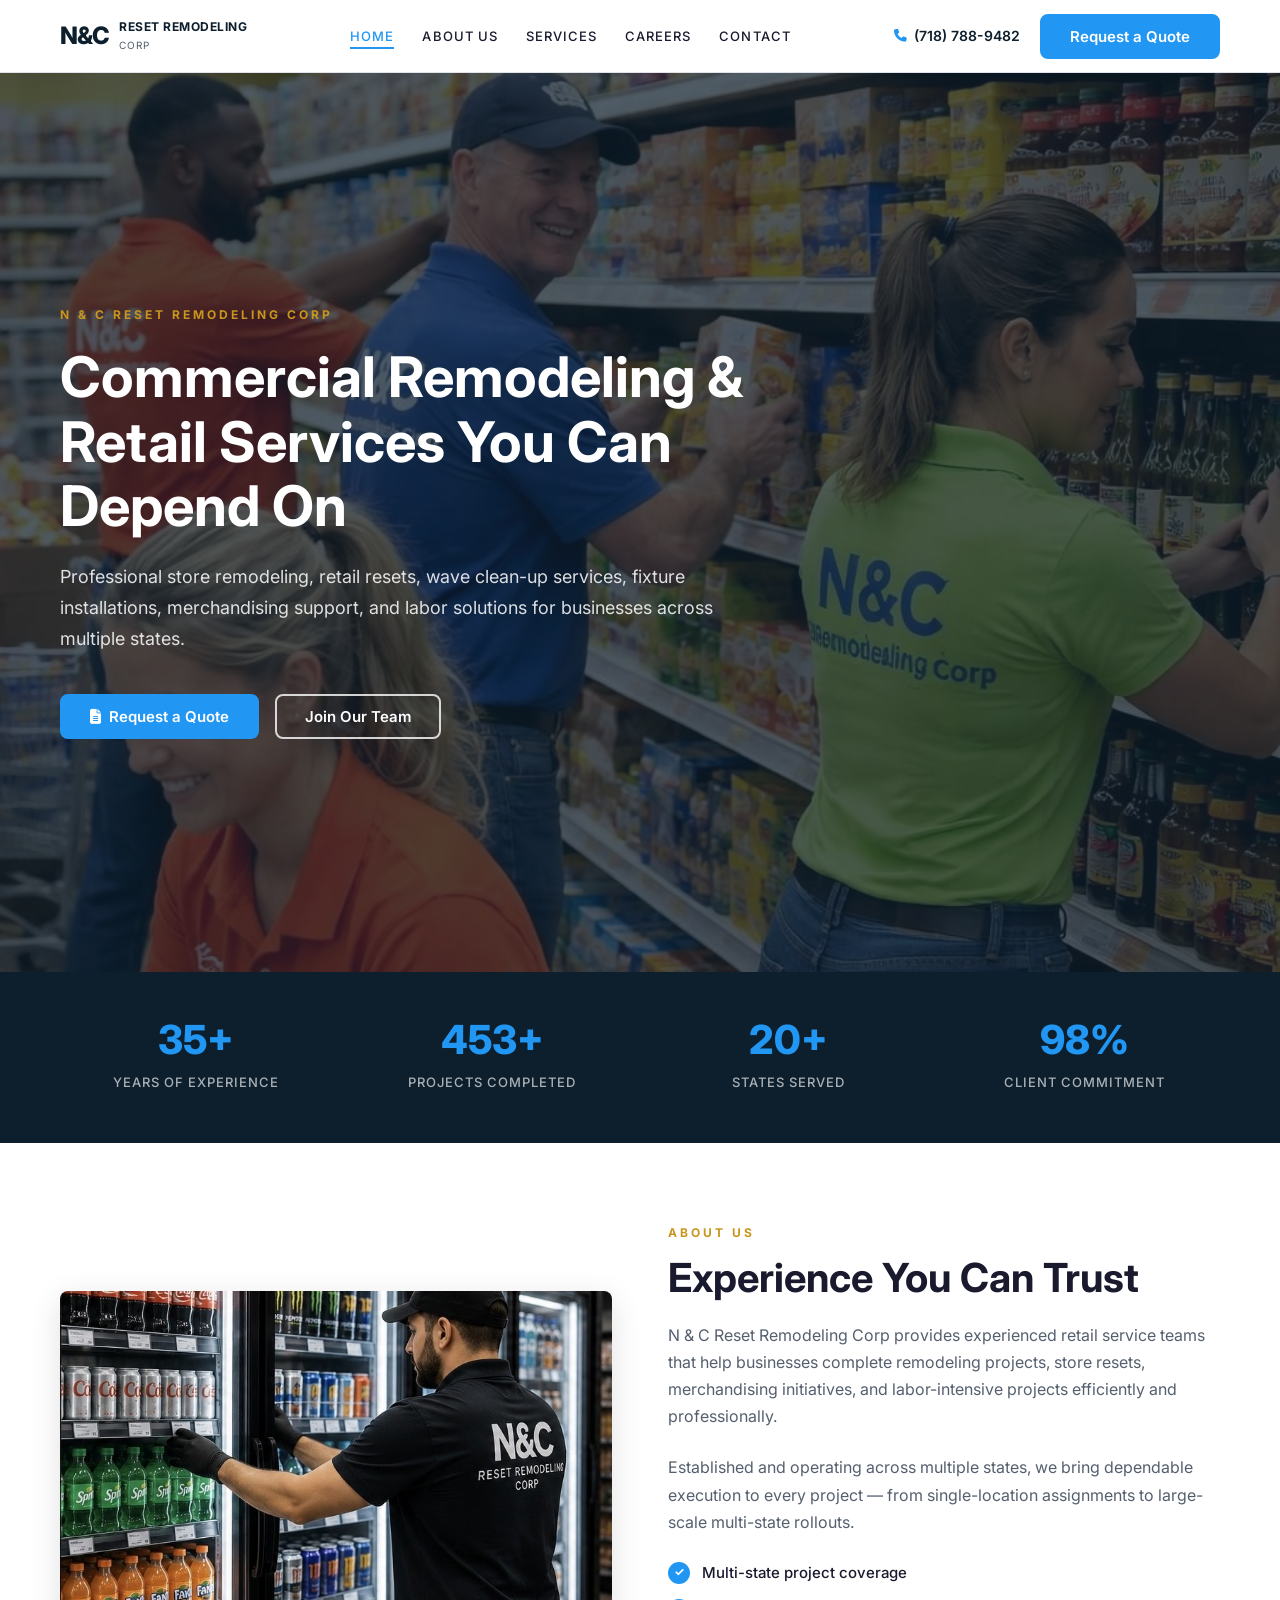
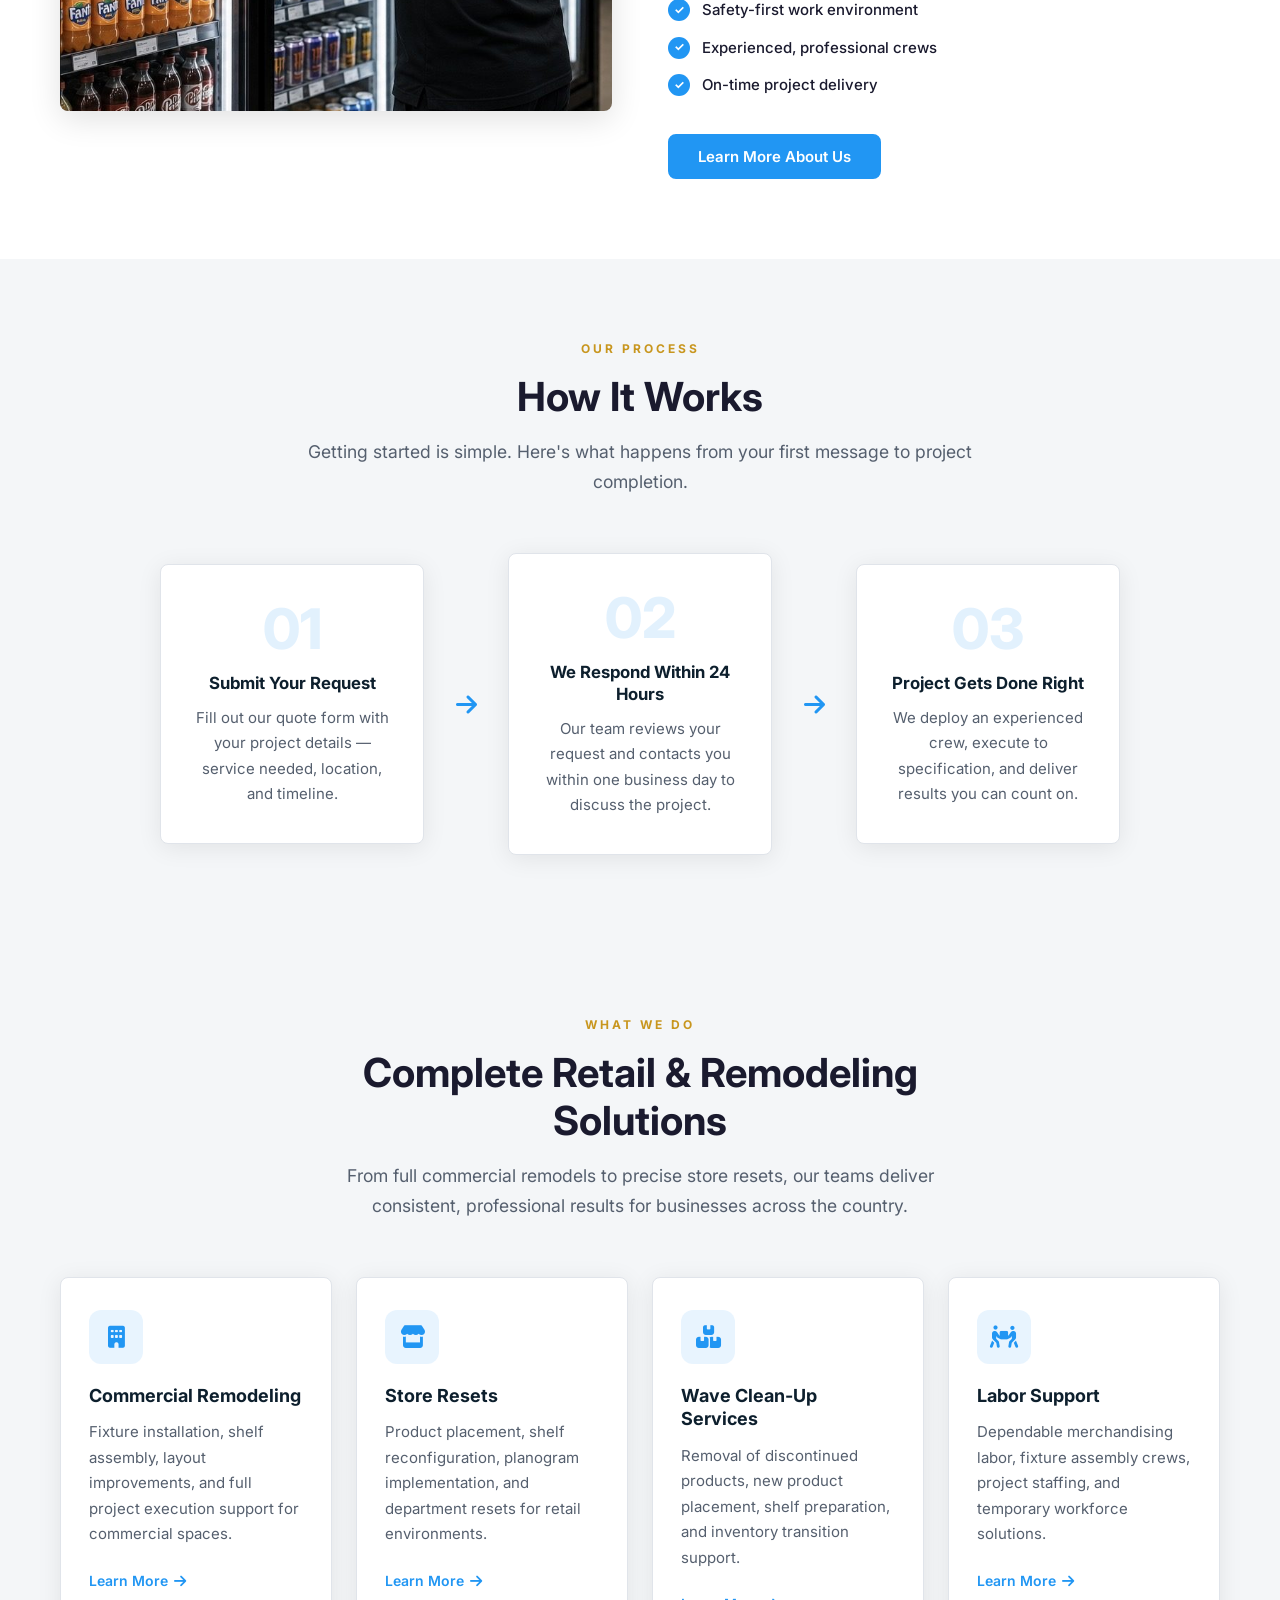
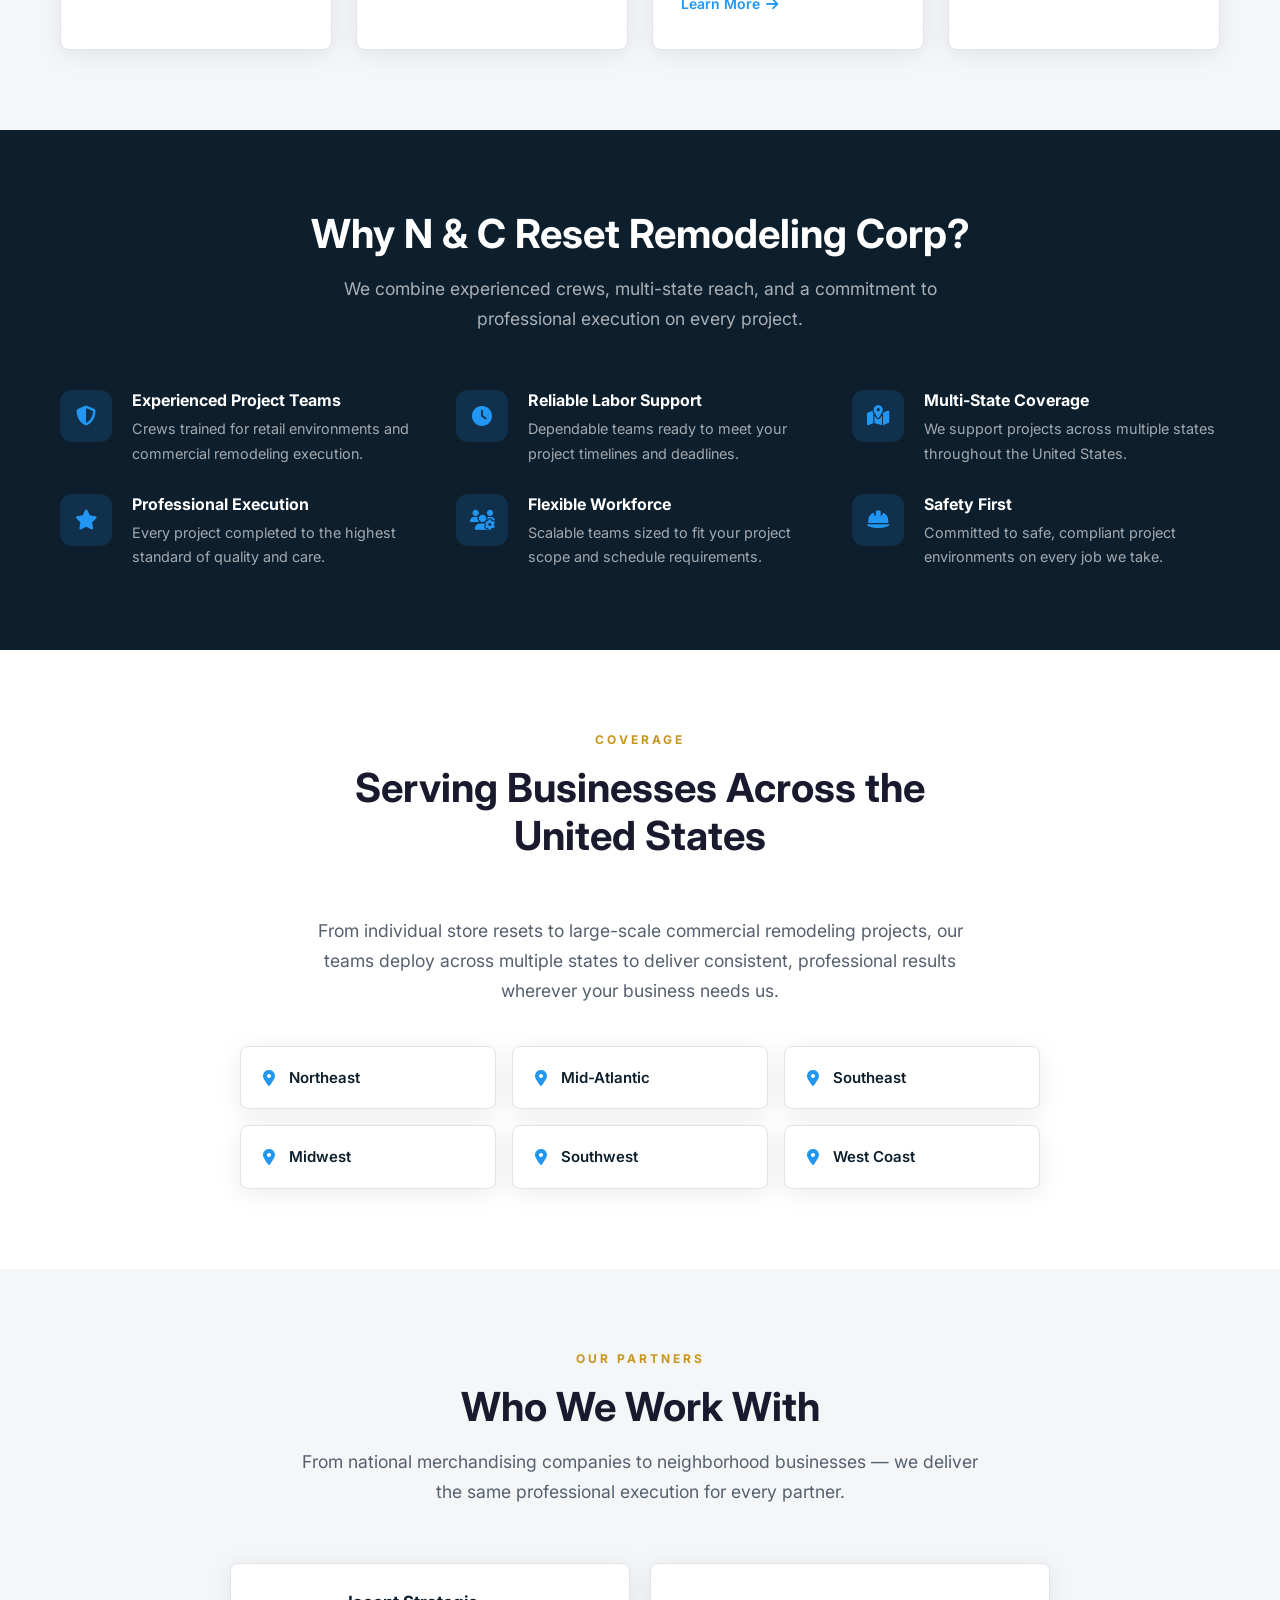
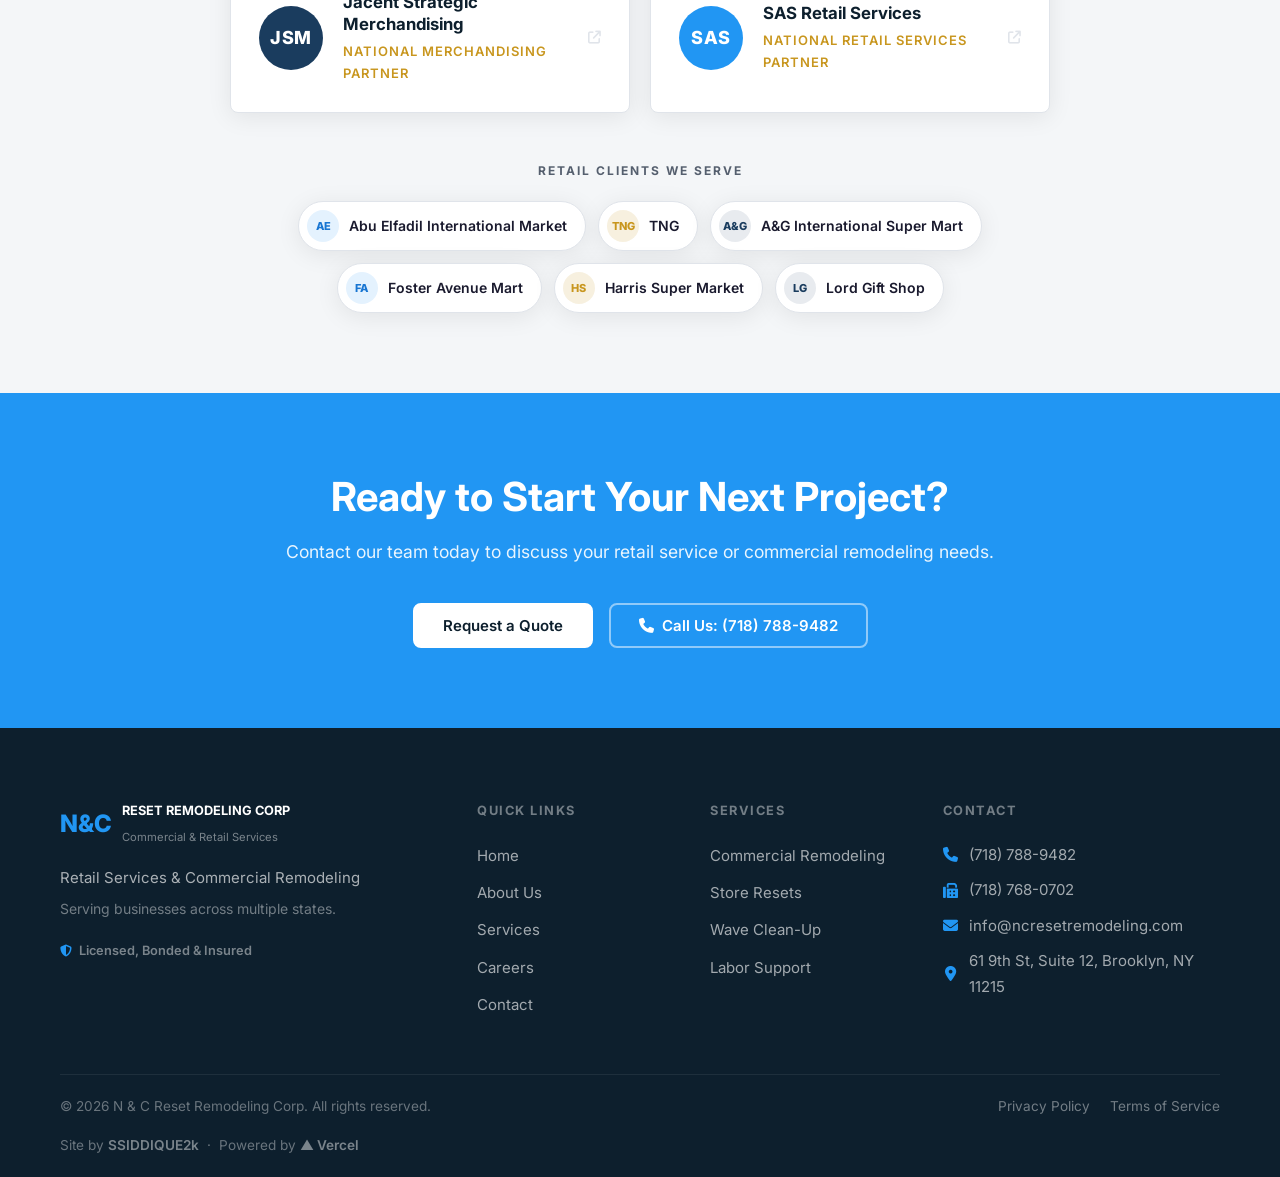
<file: index.html>
<!DOCTYPE html>
<html lang="en">
<head>
  <meta charset="UTF-8">
  <meta name="viewport" content="width=device-width, initial-scale=1.0">
  <meta name="description" content="N&C Reset Remodeling Corp — professional commercial remodeling, store resets, wave clean-up services, and labor support across multiple states.">
  <title>N&C Reset Remodeling Corp — Commercial Remodeling &amp; Retail Services</title>
  <link rel="preconnect" href="https://fonts.googleapis.com">
  <link rel="preconnect" href="https://fonts.gstatic.com" crossorigin>
  <link href="https://fonts.googleapis.com/css2?family=Inter:wght@400;500;600;700;800&display=swap" rel="stylesheet">
  <link href="https://cdnjs.cloudflare.com/ajax/libs/font-awesome/6.4.0/css/all.min.css" rel="stylesheet">
  <link rel="stylesheet" href="css/styles.css">
  <link rel="icon" type="image/svg+xml" href="favicon.svg">
  <meta name="theme-color" content="#0D1F2D">
  <meta property="og:type" content="website">
  <meta property="og:site_name" content="N&amp;C Reset Remodeling Corp">
  <meta property="og:title" content="N&amp;C Reset Remodeling Corp — Commercial Remodeling &amp; Retail Services">
  <meta property="og:description" content="Professional store remodeling, retail resets, wave clean-up, and labor solutions for businesses across multiple states. Based in Brooklyn, NY.">
  <meta property="og:image" content="https://www.ncresetremodeling.com/og-image.jpg">
  <meta property="og:url" content="https://www.ncresetremodeling.com/">
  <meta name="twitter:card" content="summary_large_image">
  <meta name="twitter:title" content="N&amp;C Reset Remodeling Corp — Commercial Remodeling &amp; Retail Services">
  <meta name="twitter:description" content="Professional store remodeling, retail resets, wave clean-up, and labor solutions for businesses across multiple states.">
  <meta name="twitter:image" content="https://www.ncresetremodeling.com/og-image.jpg">
</head>
<body>

  <a href="#main-content" class="skip-link">Skip to main content</a>

  <!-- ── Navigation ── -->
  <header>
    <nav class="site-nav" id="site-nav" aria-label="Main navigation">
      <div class="container">
        <div class="nav-inner">
          <a href="index.html" class="nav-logo" aria-label="N&C Reset Remodeling Corp — Home">
            <span class="nav-logo-mark">N&amp;C</span>
            <div class="nav-logo-text">
              <strong>RESET REMODELING</strong>
              <span>CORP</span>
            </div>
          </a>
          <ul class="nav-links" role="menubar" aria-label="Primary navigation">
            <li role="none"><a href="index.html" role="menuitem" class="active">Home</a></li>
            <li role="none"><a href="about.html" role="menuitem">About Us</a></li>
            <li role="none"><a href="services.html" role="menuitem">Services</a></li>
            <li role="none"><a href="careers.html" role="menuitem">Careers</a></li>
            <li role="none"><a href="contact.html" role="menuitem">Contact</a></li>
          </ul>
          <div class="nav-right">
            <a href="tel:7187889482" class="nav-phone" aria-label="Call us at (718) 788-9482">
              <i class="fas fa-phone" aria-hidden="true"></i>
              (718) 788-9482
            </a>
            <a href="contact.html#quote" class="btn btn-primary">Request a Quote</a>
          </div>
          <button class="hamburger" id="hamburger" aria-label="Open navigation menu" aria-expanded="false" aria-controls="mobile-menu">
            <span></span><span></span><span></span>
          </button>
        </div>
      </div>
    </nav>
  </header>

  <div class="mobile-menu" id="mobile-menu" role="dialog" aria-modal="true" aria-label="Mobile navigation">
    <a href="index.html">Home</a>
    <a href="about.html">About Us</a>
    <a href="services.html">Services</a>
    <a href="careers.html">Careers</a>
    <a href="contact.html">Contact</a>
    <a href="contact.html#quote" class="btn btn-primary">Request a Quote</a>
  </div>

  <main id="main-content">

    <!-- ── Hero ── -->
    <section class="hero" aria-label="Hero banner">
      <div class="hero-overlay" aria-hidden="true"></div>
      <div class="container">
        <div class="hero-content">
          <span class="hero-label">N &amp; C Reset Remodeling Corp</span>
          <h1>Commercial Remodeling &amp; Retail Services You Can Depend On</h1>
          <p class="hero-sub">Professional store remodeling, retail resets, wave clean-up services, fixture installations, merchandising support, and labor solutions for businesses across multiple states.</p>
          <div class="hero-ctas">
            <a href="contact.html#quote" class="btn btn-primary">
              <i class="fas fa-file-alt" aria-hidden="true"></i> Request a Quote
            </a>
            <a href="careers.html" class="btn btn-outline-white">Join Our Team</a>
          </div>
        </div>
      </div>
    </section>

    <!-- ── Stats Bar ── -->
    <section class="stats-bar" aria-label="Company statistics">
      <div class="container">
        <div class="stats-grid">
          <div class="stat-item fade-in">
            <span class="stat-num">35+</span>
            <span class="stat-label">Years of Experience</span>
          </div>
          <div class="stat-item fade-in" data-delay="1">
            <span class="stat-num">500+</span>
            <span class="stat-label">Projects Completed</span>
          </div>
          <div class="stat-item fade-in" data-delay="2">
            <span class="stat-num">20+</span>
            <span class="stat-label">States Served</span>
          </div>
          <div class="stat-item fade-in" data-delay="3">
            <span class="stat-num">100%</span>
            <span class="stat-label">Client Commitment</span>
          </div>
        </div>
      </div>
    </section>

    <!-- ── About Snapshot ── -->
    <section class="section" aria-labelledby="about-snap-heading">
      <div class="container">
        <div class="about-grid">
          <div class="about-img fade-in">
            <img
              src="images/nc-cooler.jpg"
              alt="N&C Reset Remodeling crew member stocking a beverage cooler in a supermarket"
              width="800" height="420" loading="lazy"
            >
          </div>
          <div class="about-text fade-in" data-delay="1">
            <span class="section-label">About Us</span>
            <h2 id="about-snap-heading">Experience You Can Trust</h2>
            <p>N &amp; C Reset Remodeling Corp provides experienced retail service teams that help businesses complete remodeling projects, store resets, merchandising initiatives, and labor-intensive projects efficiently and professionally.</p>
            <p>Established and operating across multiple states, we bring dependable execution to every project — from single-location assignments to large-scale multi-state rollouts.</p>
            <ul class="about-checklist" aria-label="Key company strengths">
              <li>Multi-state project coverage</li>
              <li>Safety-first work environment</li>
              <li>Experienced, professional crews</li>
              <li>On-time project delivery</li>
            </ul>
            <a href="about.html" class="btn btn-primary">Learn More About Us</a>
          </div>
        </div>
      </div>
    </section>

    <!-- ── How It Works ── -->
    <section class="section section-alt" aria-labelledby="process-heading">
      <div class="container">
        <div class="section-head fade-in">
          <span class="section-label">Our Process</span>
          <h2 id="process-heading">How It Works</h2>
          <p>Getting started is simple. Here's what happens from your first message to project completion.</p>
        </div>
        <div class="process-grid">
          <div class="process-step fade-in" data-delay="1">
            <div class="step-num" aria-hidden="true">01</div>
            <h3>Submit Your Request</h3>
            <p>Fill out our quote form with your project details — service needed, location, and timeline.</p>
          </div>
          <div class="process-connector fade-in" data-delay="2" aria-hidden="true">
            <i class="fas fa-arrow-right"></i>
          </div>
          <div class="process-step fade-in" data-delay="2">
            <div class="step-num" aria-hidden="true">02</div>
            <h3>We Respond Within 24 Hours</h3>
            <p>Our team reviews your request and contacts you within one business day to discuss the project.</p>
          </div>
          <div class="process-connector fade-in" data-delay="3" aria-hidden="true">
            <i class="fas fa-arrow-right"></i>
          </div>
          <div class="process-step fade-in" data-delay="3">
            <div class="step-num" aria-hidden="true">03</div>
            <h3>Project Gets Done Right</h3>
            <p>We deploy an experienced crew, execute to specification, and deliver results you can count on.</p>
          </div>
        </div>
      </div>
    </section>

    <!-- ── Services Overview ── -->
    <section class="section section-alt" aria-labelledby="svc-overview-heading">
      <div class="container">
        <div class="section-head fade-in">
          <span class="section-label">What We Do</span>
          <h2 id="svc-overview-heading">Complete Retail &amp; Remodeling Solutions</h2>
          <p>From full commercial remodels to precise store resets, our teams deliver consistent, professional results for businesses across the country.</p>
        </div>
        <div class="services-grid">
          <article class="service-card fade-in" data-delay="1">
            <div class="svc-icon-wrap" aria-hidden="true"><i class="fas fa-building"></i></div>
            <h3>Commercial Remodeling</h3>
            <p>Fixture installation, shelf assembly, layout improvements, and full project execution support for commercial spaces.</p>
            <a href="services.html#remodeling" class="svc-link">Learn More <i class="fas fa-arrow-right" aria-hidden="true"></i></a>
          </article>
          <article class="service-card fade-in" data-delay="2">
            <div class="svc-icon-wrap" aria-hidden="true"><i class="fas fa-store"></i></div>
            <h3>Store Resets</h3>
            <p>Product placement, shelf reconfiguration, planogram implementation, and department resets for retail environments.</p>
            <a href="services.html#resets" class="svc-link">Learn More <i class="fas fa-arrow-right" aria-hidden="true"></i></a>
          </article>
          <article class="service-card fade-in" data-delay="3">
            <div class="svc-icon-wrap" aria-hidden="true"><i class="fas fa-boxes-stacked"></i></div>
            <h3>Wave Clean-Up Services</h3>
            <p>Removal of discontinued products, new product placement, shelf preparation, and inventory transition support.</p>
            <a href="services.html#wave" class="svc-link">Learn More <i class="fas fa-arrow-right" aria-hidden="true"></i></a>
          </article>
          <article class="service-card fade-in" data-delay="4">
            <div class="svc-icon-wrap" aria-hidden="true"><i class="fas fa-people-carry-box"></i></div>
            <h3>Labor Support</h3>
            <p>Dependable merchandising labor, fixture assembly crews, project staffing, and temporary workforce solutions.</p>
            <a href="services.html#labor" class="svc-link">Learn More <i class="fas fa-arrow-right" aria-hidden="true"></i></a>
          </article>
        </div>
      </div>
    </section>

    <!-- ── Why Choose Us ── -->
    <section class="section section-dark" aria-labelledby="why-heading">
      <div class="container">
        <div class="section-head fade-in">
          <h2 id="why-heading">Why N &amp; C Reset Remodeling Corp?</h2>
          <p>We combine experienced crews, multi-state reach, and a commitment to professional execution on every project.</p>
        </div>
        <div class="why-grid">
          <div class="why-item fade-in" data-delay="1">
            <div class="why-icon" aria-hidden="true"><i class="fas fa-shield-halved"></i></div>
            <div>
              <h3>Experienced Project Teams</h3>
              <p>Crews trained for retail environments and commercial remodeling execution.</p>
            </div>
          </div>
          <div class="why-item fade-in" data-delay="2">
            <div class="why-icon" aria-hidden="true"><i class="fas fa-clock"></i></div>
            <div>
              <h3>Reliable Labor Support</h3>
              <p>Dependable teams ready to meet your project timelines and deadlines.</p>
            </div>
          </div>
          <div class="why-item fade-in" data-delay="3">
            <div class="why-icon" aria-hidden="true"><i class="fas fa-map-location-dot"></i></div>
            <div>
              <h3>Multi-State Coverage</h3>
              <p>We support projects across multiple states throughout the United States.</p>
            </div>
          </div>
          <div class="why-item fade-in" data-delay="1">
            <div class="why-icon" aria-hidden="true"><i class="fas fa-star"></i></div>
            <div>
              <h3>Professional Execution</h3>
              <p>Every project completed to the highest standard of quality and care.</p>
            </div>
          </div>
          <div class="why-item fade-in" data-delay="2">
            <div class="why-icon" aria-hidden="true"><i class="fas fa-users-gear"></i></div>
            <div>
              <h3>Flexible Workforce</h3>
              <p>Scalable teams sized to fit your project scope and schedule requirements.</p>
            </div>
          </div>
          <div class="why-item fade-in" data-delay="3">
            <div class="why-icon" aria-hidden="true"><i class="fas fa-hard-hat"></i></div>
            <div>
              <h3>Safety First</h3>
              <p>Committed to safe, compliant project environments on every job we take.</p>
            </div>
          </div>
        </div>
      </div>
    </section>

    <!-- ── Service Areas ── -->
    <section class="section" aria-labelledby="areas-heading">
      <div class="container">
        <div class="section-head fade-in">
          <span class="section-label">Coverage</span>
          <h2 id="areas-heading">Serving Businesses Across the United States</h2>
        </div>
        <p class="areas-intro fade-in">From individual store resets to large-scale commercial remodeling projects, our teams deploy across multiple states to deliver consistent, professional results wherever your business needs us.</p>
        <div class="regions-grid">
          <div class="region-chip fade-in" data-delay="1"><i class="fas fa-location-dot" aria-hidden="true"></i> Northeast</div>
          <div class="region-chip fade-in" data-delay="2"><i class="fas fa-location-dot" aria-hidden="true"></i> Mid-Atlantic</div>
          <div class="region-chip fade-in" data-delay="3"><i class="fas fa-location-dot" aria-hidden="true"></i> Southeast</div>
          <div class="region-chip fade-in" data-delay="1"><i class="fas fa-location-dot" aria-hidden="true"></i> Midwest</div>
          <div class="region-chip fade-in" data-delay="2"><i class="fas fa-location-dot" aria-hidden="true"></i> Southwest</div>
          <div class="region-chip fade-in" data-delay="3"><i class="fas fa-location-dot" aria-hidden="true"></i> West Coast</div>
        </div>
      </div>
    </section>

    <!-- ── Partners ── -->
    <section class="section section-alt" aria-labelledby="partners-heading">
      <div class="container">
        <div class="section-head fade-in">
          <span class="section-label">Our Partners</span>
          <h2 id="partners-heading">Who We Work With</h2>
          <p>From national merchandising companies to neighborhood businesses — we deliver the same professional execution for every partner.</p>
        </div>

        <!-- Featured national partners -->
        <div class="partners-featured">
          <a href="https://jacentretail.com/" target="_blank" rel="noopener noreferrer" class="partner-featured-card fade-in" data-delay="1" aria-label="Jacent Strategic Merchandising — opens in a new tab">
            <span class="partner-mark pm-navy" aria-hidden="true">JSM</span>
            <div class="pf-body">
              <h3>Jacent Strategic Merchandising</h3>
              <p>National merchandising partner</p>
            </div>
            <i class="fas fa-arrow-up-right-from-square pf-ext" aria-hidden="true"></i>
          </a>
          <a href="https://www.sasretail.com/en/" target="_blank" rel="noopener noreferrer" class="partner-featured-card fade-in" data-delay="2" aria-label="SAS Retail Services — opens in a new tab">
            <span class="partner-mark pm-blue" aria-hidden="true">SAS</span>
            <div class="pf-body">
              <h3>SAS Retail Services</h3>
              <p>National retail services partner</p>
            </div>
            <i class="fas fa-arrow-up-right-from-square pf-ext" aria-hidden="true"></i>
          </a>
        </div>

        <!-- Retail clients -->
        <p class="clients-label fade-in">Retail clients we serve</p>
        <div class="clients-strip fade-in">
          <div class="client-chip"><span class="client-mark" aria-hidden="true">AE</span> Abu Elfadil International Market</div>
          <div class="client-chip"><span class="client-mark" aria-hidden="true">TNG</span> TNG</div>
          <a href="https://www.yelp.com/biz/a-and-g-supermarket-newark" target="_blank" rel="noopener noreferrer" class="client-chip" aria-label="A&G International Super Mart on Yelp — opens in a new tab"><span class="client-mark" aria-hidden="true">A&amp;G</span> A&amp;G International Super Mart</a>
          <a href="http://www.foster-market.com/" target="_blank" rel="noopener noreferrer" class="client-chip" aria-label="Foster Avenue Mart website — opens in a new tab"><span class="client-mark" aria-hidden="true">FA</span> Foster Avenue Mart</a>
          <div class="client-chip"><span class="client-mark" aria-hidden="true">HS</span> Harris Super Market</div>
          <div class="client-chip"><span class="client-mark" aria-hidden="true">LG</span> Lord Gift Shop</div>
        </div>
      </div>
    </section>

    <!-- ── CTA Banner ── -->
    <section class="cta-banner" aria-labelledby="cta-heading">
      <div class="container">
        <h2 id="cta-heading" class="fade-in">Ready to Start Your Next Project?</h2>
        <p class="fade-in">Contact our team today to discuss your retail service or commercial remodeling needs.</p>
        <div class="cta-btns fade-in">
          <a href="contact.html#quote" class="btn btn-white">Request a Quote</a>
          <a href="tel:7187889482" class="btn btn-outline-navy">
            <i class="fas fa-phone" aria-hidden="true"></i> Call Us: (718) 788-9482
          </a>
        </div>
      </div>
    </section>

  </main>

  <!-- ── Footer ── -->
  <footer class="site-footer" role="contentinfo">
    <div class="container">
      <div class="footer-grid">
        <div class="footer-brand">
          <div class="footer-logo">
            <span class="footer-logo-mark">N&amp;C</span>
            <div class="footer-logo-text">
              <strong>RESET REMODELING CORP</strong>
              <span>Commercial &amp; Retail Services</span>
            </div>
          </div>
          <p class="footer-tagline">Retail Services &amp; Commercial Remodeling</p>
          <p class="footer-served">Serving businesses across multiple states.</p>
          <p class="footer-trust"><i class="fas fa-shield-halved" aria-hidden="true"></i> Licensed, Bonded &amp; Insured</p>
        </div>
        <div class="footer-col">
          <h4>Quick Links</h4>
          <ul>
            <li><a href="index.html">Home</a></li>
            <li><a href="about.html">About Us</a></li>
            <li><a href="services.html">Services</a></li>
            <li><a href="careers.html">Careers</a></li>
            <li><a href="contact.html">Contact</a></li>
          </ul>
        </div>
        <div class="footer-col">
          <h4>Services</h4>
          <ul>
            <li><a href="services.html#remodeling">Commercial Remodeling</a></li>
            <li><a href="services.html#resets">Store Resets</a></li>
            <li><a href="services.html#wave">Wave Clean-Up</a></li>
            <li><a href="services.html#labor">Labor Support</a></li>
          </ul>
        </div>
        <div class="footer-col">
          <h4>Contact</h4>
          <div class="footer-contact-item">
            <i class="fas fa-phone" aria-hidden="true"></i>
            <a href="tel:7187889482">(718) 788-9482</a>
          </div>
          <div class="footer-contact-item">
            <i class="fas fa-fax" aria-hidden="true"></i>
            <span>(718) 768-0702</span>
          </div>
          <div class="footer-contact-item">
            <i class="fas fa-envelope" aria-hidden="true"></i>
            <a href="mailto:info@ncresetremodeling.com">info@ncresetremodeling.com</a>
          </div>
          <div class="footer-contact-item">
            <i class="fas fa-map-marker-alt" aria-hidden="true"></i>
            <span>61 9th St, Suite 12, Brooklyn, NY 11215</span>
          </div>
        </div>
      </div>
      <div class="footer-bottom">
        <p>&copy; <span class="current-year"></span> N &amp; C Reset Remodeling Corp. All rights reserved.</p>
        <div class="footer-legal">
          <a href="privacy.html">Privacy Policy</a>
          <a href="terms.html">Terms of Service</a>
        </div>
        <p class="footer-credit">Site by <a href="https://ssiddique2k.com" target="_blank" rel="noopener noreferrer">SSIDDIQUE2k</a> &nbsp;·&nbsp; Powered by <a href="https://vercel.com" target="_blank" rel="noopener noreferrer">&#9650; Vercel</a></p>
      </div>
    </div>
  </footer>

  <script src="js/main.js"></script>
</body>
</html>
</file>
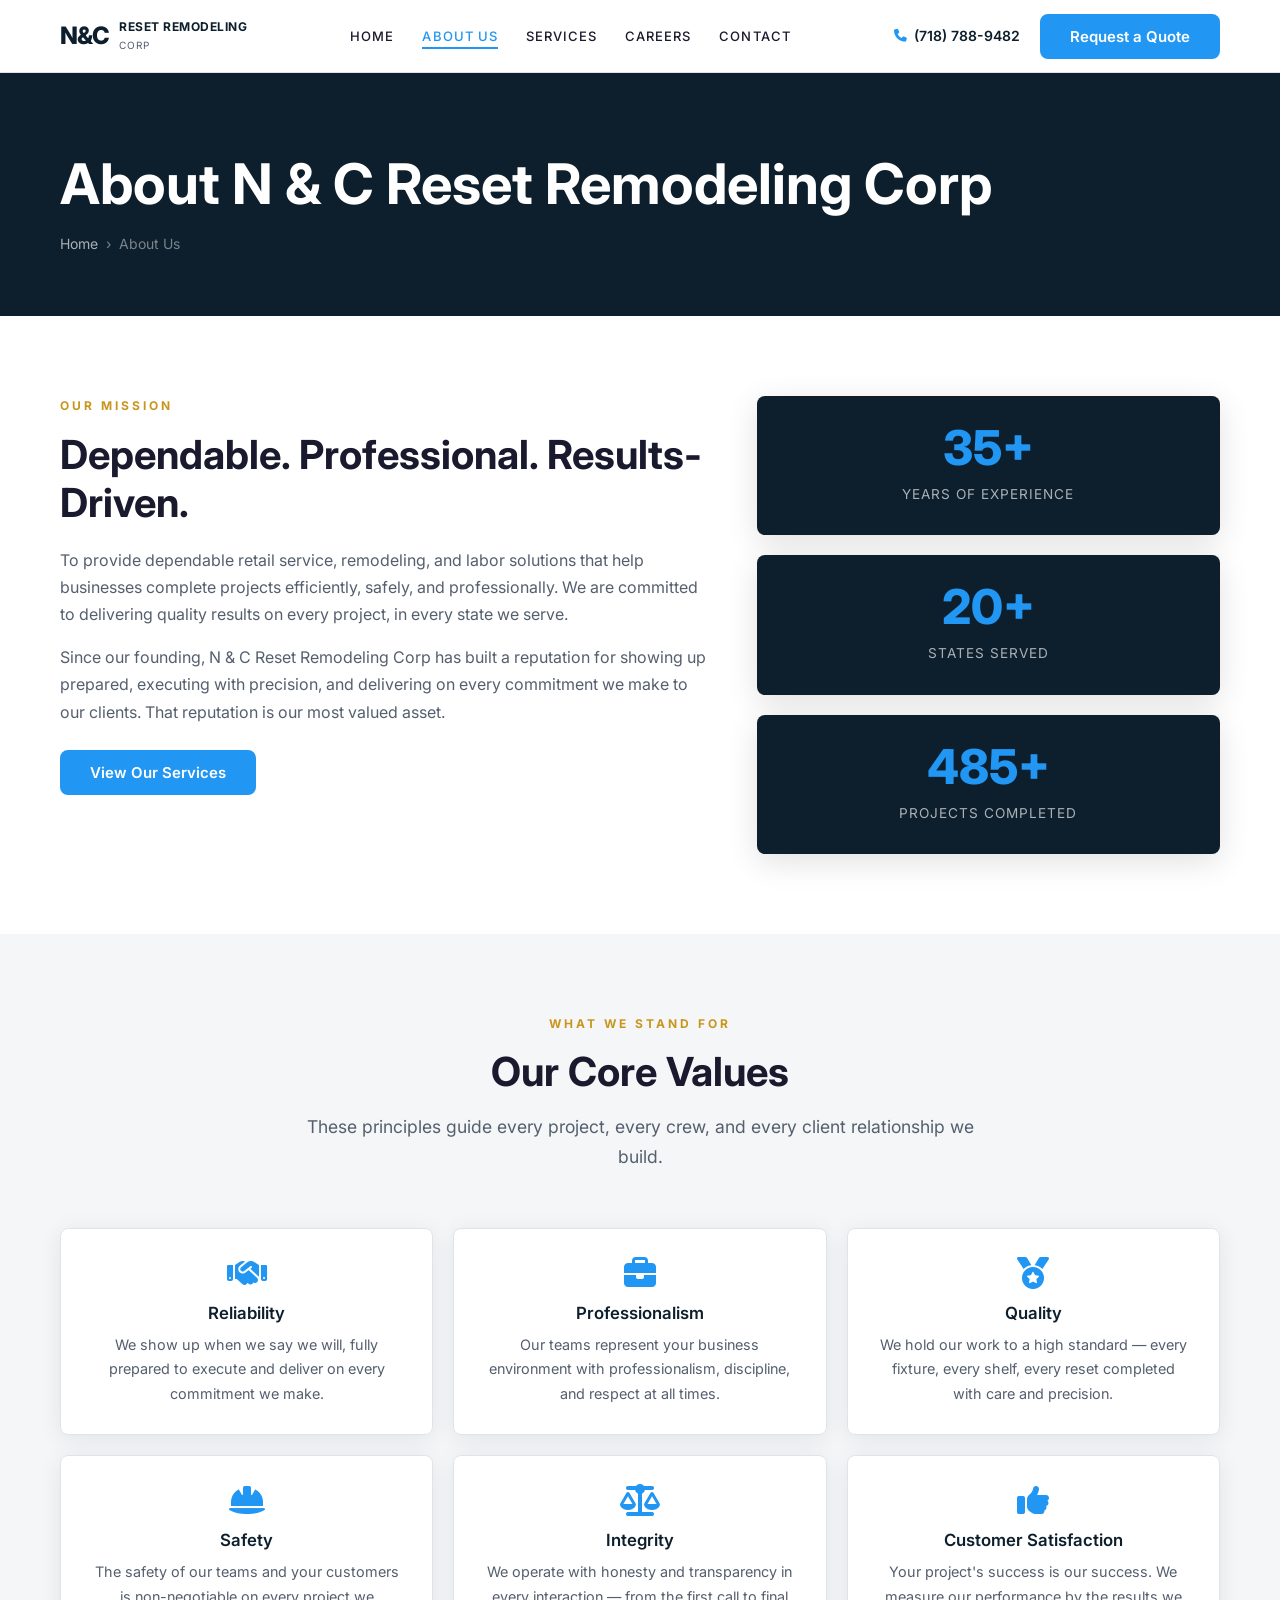
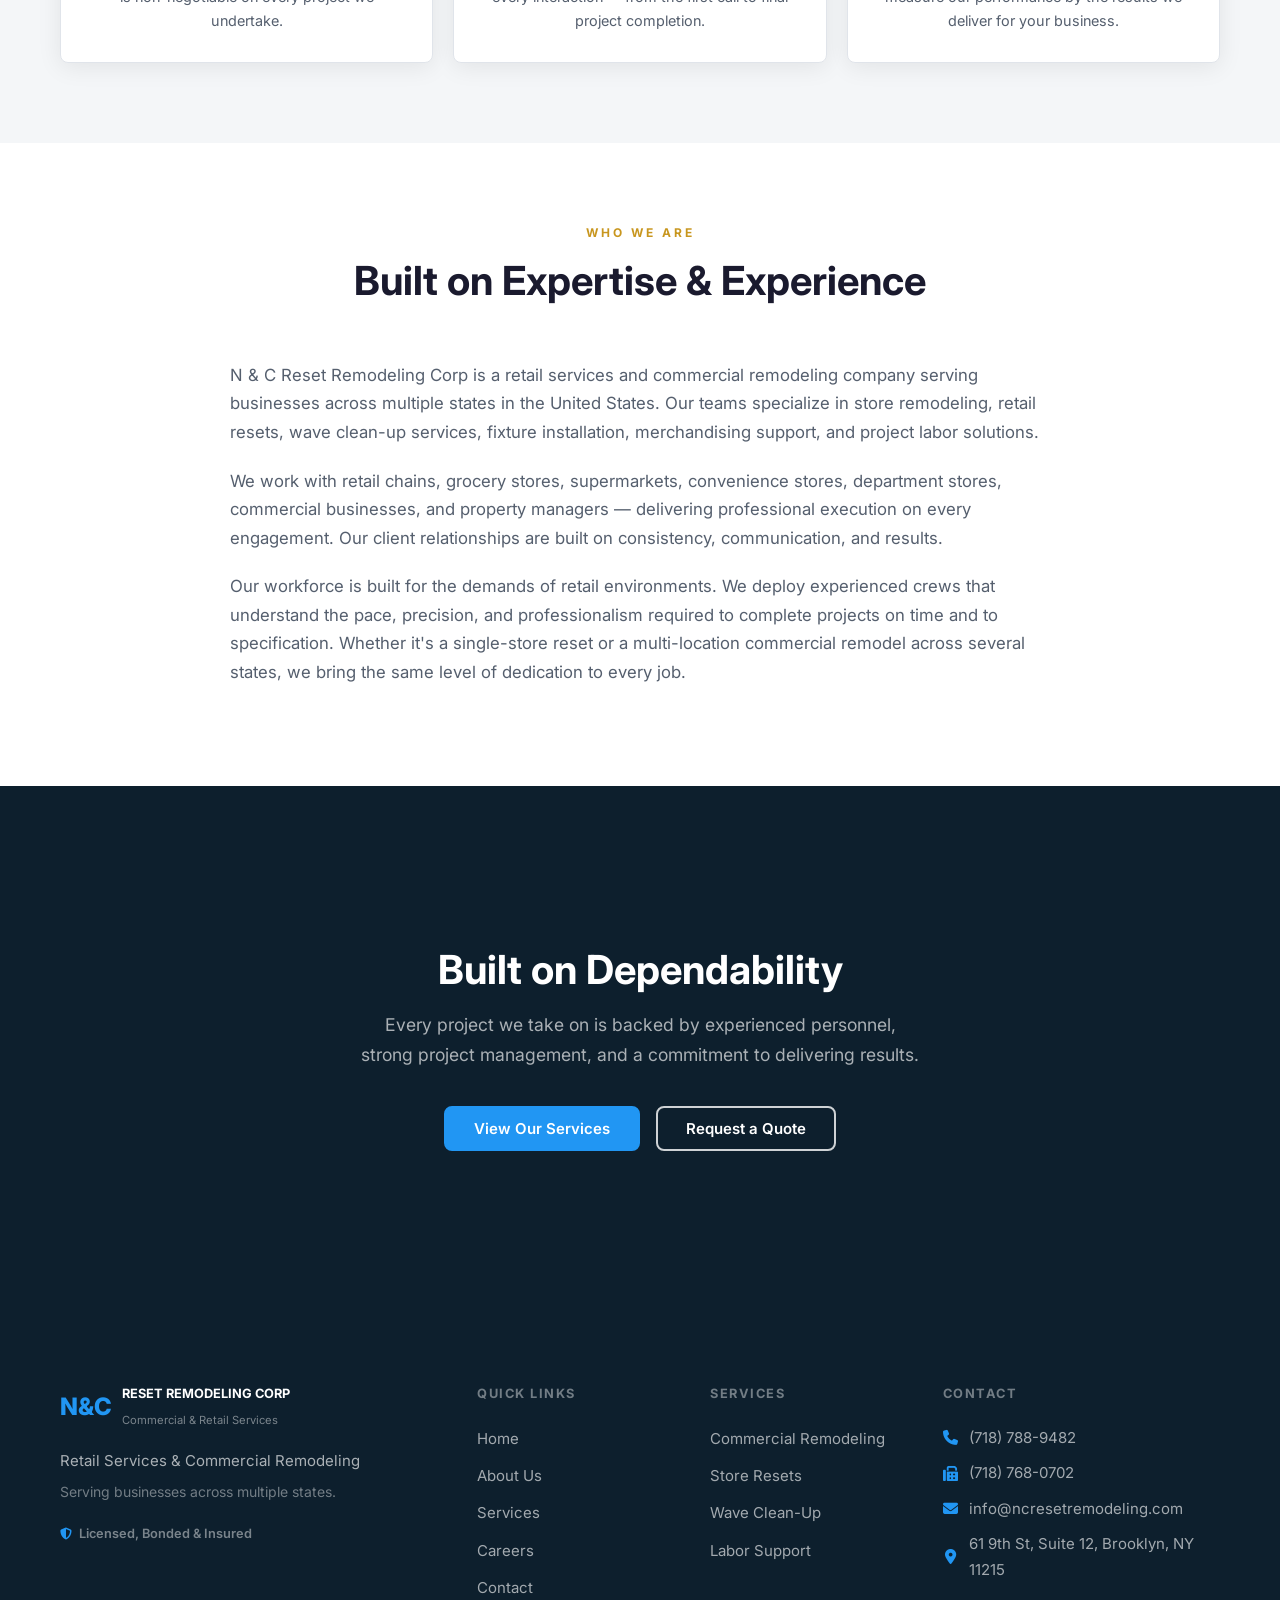
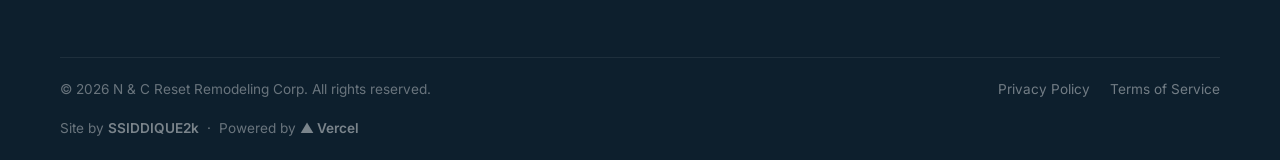
<file: about.html>
<!DOCTYPE html>
<html lang="en">
<head>
  <meta charset="UTF-8">
  <meta name="viewport" content="width=device-width, initial-scale=1.0">
  <meta name="description" content="About N&C Reset Remodeling Corp — our mission, core values, and company story. Experienced retail services and commercial remodeling across multiple states.">
  <title>About Us — N&C Reset Remodeling Corp</title>
  <link rel="preconnect" href="https://fonts.googleapis.com">
  <link rel="preconnect" href="https://fonts.gstatic.com" crossorigin>
  <link href="https://fonts.googleapis.com/css2?family=Inter:wght@400;500;600;700;800&display=swap" rel="stylesheet">
  <link href="https://cdnjs.cloudflare.com/ajax/libs/font-awesome/6.4.0/css/all.min.css" rel="stylesheet">
  <link rel="stylesheet" href="css/styles.css">
  <link rel="icon" type="image/svg+xml" href="favicon.svg">
  <meta name="theme-color" content="#0D1F2D">
  <meta property="og:type" content="website">
  <meta property="og:site_name" content="N&amp;C Reset Remodeling Corp">
  <meta property="og:title" content="About Us — N&amp;C Reset Remodeling Corp">
  <meta property="og:description" content="35+ years of experience in retail services and commercial remodeling. Dependable crews, professional execution, and multi-state reach.">
  <meta property="og:image" content="https://www.ncresetremodeling.com/og-image.jpg">
  <meta property="og:url" content="https://www.ncresetremodeling.com/about.html">
  <meta name="twitter:card" content="summary_large_image">
  <meta name="twitter:title" content="About Us — N&amp;C Reset Remodeling Corp">
  <meta name="twitter:description" content="35+ years of experience in retail services and commercial remodeling. Dependable crews, professional execution, and multi-state reach.">
  <meta name="twitter:image" content="https://www.ncresetremodeling.com/og-image.jpg">
</head>
<body>

  <a href="#main-content" class="skip-link">Skip to main content</a>

  <header>
    <nav class="site-nav" id="site-nav" aria-label="Main navigation">
      <div class="container">
        <div class="nav-inner">
          <a href="index.html" class="nav-logo" aria-label="N&C Reset Remodeling Corp — Home">
            <span class="nav-logo-mark">N&amp;C</span>
            <div class="nav-logo-text">
              <strong>RESET REMODELING</strong>
              <span>CORP</span>
            </div>
          </a>
          <ul class="nav-links" role="menubar" aria-label="Primary navigation">
            <li role="none"><a href="index.html" role="menuitem">Home</a></li>
            <li role="none"><a href="about.html" role="menuitem" class="active">About Us</a></li>
            <li role="none"><a href="services.html" role="menuitem">Services</a></li>
            <li role="none"><a href="careers.html" role="menuitem">Careers</a></li>
            <li role="none"><a href="contact.html" role="menuitem">Contact</a></li>
          </ul>
          <div class="nav-right">
            <a href="tel:7187889482" class="nav-phone" aria-label="Call us at (718) 788-9482">
              <i class="fas fa-phone" aria-hidden="true"></i> (718) 788-9482
            </a>
            <a href="contact.html#quote" class="btn btn-primary">Request a Quote</a>
          </div>
          <button class="hamburger" id="hamburger" aria-label="Open navigation menu" aria-expanded="false" aria-controls="mobile-menu">
            <span></span><span></span><span></span>
          </button>
        </div>
      </div>
    </nav>
  </header>

  <div class="mobile-menu" id="mobile-menu" role="dialog" aria-modal="true" aria-label="Mobile navigation">
    <a href="index.html">Home</a>
    <a href="about.html">About Us</a>
    <a href="services.html">Services</a>
    <a href="careers.html">Careers</a>
    <a href="contact.html">Contact</a>
    <a href="contact.html#quote" class="btn btn-primary">Request a Quote</a>
  </div>

  <main id="main-content">

    <!-- ── Page Hero ── -->
    <section class="page-hero" aria-labelledby="page-heading">
      <div class="container">
        <h1 id="page-heading">About N &amp; C Reset Remodeling Corp</h1>
        <nav class="breadcrumb" aria-label="Breadcrumb">
          <a href="index.html">Home</a>
          <span class="sep" aria-hidden="true">›</span>
          <span aria-current="page">About Us</span>
        </nav>
      </div>
    </section>

    <!-- ── Mission ── -->
    <section class="section" aria-labelledby="mission-heading">
      <div class="container">
        <div class="mission-grid">
          <div class="mission-text fade-in">
            <span class="section-label">Our Mission</span>
            <h2 id="mission-heading">Dependable. Professional. Results-Driven.</h2>
            <p>To provide dependable retail service, remodeling, and labor solutions that help businesses complete projects efficiently, safely, and professionally. We are committed to delivering quality results on every project, in every state we serve.</p>
            <p>Since our founding, N &amp; C Reset Remodeling Corp has built a reputation for showing up prepared, executing with precision, and delivering on every commitment we make to our clients. That reputation is our most valued asset.</p>
            <a href="services.html" class="btn btn-primary" style="margin-top:8px;">View Our Services</a>
          </div>
          <div class="mission-stats fade-in" data-delay="2">
            <div class="mission-stat-card">
              <span class="big-num">35+</span>
              <span class="big-label">Years of Experience</span>
            </div>
            <div class="mission-stat-card">
              <span class="big-num">20+</span>
              <span class="big-label">States Served</span>
            </div>
            <div class="mission-stat-card">
              <span class="big-num">500+</span>
              <span class="big-label">Projects Completed</span>
            </div>
          </div>
        </div>
      </div>
    </section>

    <!-- ── Core Values ── -->
    <section class="section section-alt" aria-labelledby="values-heading">
      <div class="container">
        <div class="section-head fade-in">
          <span class="section-label">What We Stand For</span>
          <h2 id="values-heading">Our Core Values</h2>
          <p>These principles guide every project, every crew, and every client relationship we build.</p>
        </div>
        <div class="values-grid">
          <article class="value-card fade-in" data-delay="1">
            <i class="fas fa-handshake" aria-hidden="true"></i>
            <h3>Reliability</h3>
            <p>We show up when we say we will, fully prepared to execute and deliver on every commitment we make.</p>
          </article>
          <article class="value-card fade-in" data-delay="2">
            <i class="fas fa-briefcase" aria-hidden="true"></i>
            <h3>Professionalism</h3>
            <p>Our teams represent your business environment with professionalism, discipline, and respect at all times.</p>
          </article>
          <article class="value-card fade-in" data-delay="3">
            <i class="fas fa-medal" aria-hidden="true"></i>
            <h3>Quality</h3>
            <p>We hold our work to a high standard — every fixture, every shelf, every reset completed with care and precision.</p>
          </article>
          <article class="value-card fade-in" data-delay="1">
            <i class="fas fa-hard-hat" aria-hidden="true"></i>
            <h3>Safety</h3>
            <p>The safety of our teams and your customers is non-negotiable on every project we undertake.</p>
          </article>
          <article class="value-card fade-in" data-delay="2">
            <i class="fas fa-scale-balanced" aria-hidden="true"></i>
            <h3>Integrity</h3>
            <p>We operate with honesty and transparency in every interaction — from the first call to final project completion.</p>
          </article>
          <article class="value-card fade-in" data-delay="3">
            <i class="fas fa-thumbs-up" aria-hidden="true"></i>
            <h3>Customer Satisfaction</h3>
            <p>Your project's success is our success. We measure our performance by the results we deliver for your business.</p>
          </article>
        </div>
      </div>
    </section>

    <!-- ── Company Story ── -->
    <section class="section" aria-labelledby="story-heading">
      <div class="container">
        <div class="section-head fade-in">
          <span class="section-label">Who We Are</span>
          <h2 id="story-heading">Built on Expertise &amp; Experience</h2>
        </div>
        <div class="story-content fade-in">
          <p>N &amp; C Reset Remodeling Corp is a retail services and commercial remodeling company serving businesses across multiple states in the United States. Our teams specialize in store remodeling, retail resets, wave clean-up services, fixture installation, merchandising support, and project labor solutions.</p>
          <p>We work with retail chains, grocery stores, supermarkets, convenience stores, department stores, commercial businesses, and property managers — delivering professional execution on every engagement. Our client relationships are built on consistency, communication, and results.</p>
          <p>Our workforce is built for the demands of retail environments. We deploy experienced crews that understand the pace, precision, and professionalism required to complete projects on time and to specification. Whether it's a single-store reset or a multi-location commercial remodel across several states, we bring the same level of dedication to every job.</p>
        </div>
      </div>
    </section>

    <!-- ── Dark CTA ── -->
    <section class="section section-dark" aria-labelledby="about-cta-heading">
      <div class="container">
        <div class="dark-cta-block">
          <h2 id="about-cta-heading" class="fade-in">Built on Dependability</h2>
          <p class="fade-in">Every project we take on is backed by experienced personnel, strong project management, and a commitment to delivering results.</p>
          <div class="cta-btns fade-in">
            <a href="services.html" class="btn btn-primary">View Our Services</a>
            <a href="contact.html#quote" class="btn btn-outline-white">Request a Quote</a>
          </div>
        </div>
      </div>
    </section>

  </main>

  <footer class="site-footer" role="contentinfo">
    <div class="container">
      <div class="footer-grid">
        <div class="footer-brand">
          <div class="footer-logo">
            <span class="footer-logo-mark">N&amp;C</span>
            <div class="footer-logo-text">
              <strong>RESET REMODELING CORP</strong>
              <span>Commercial &amp; Retail Services</span>
            </div>
          </div>
          <p class="footer-tagline">Retail Services &amp; Commercial Remodeling</p>
          <p class="footer-served">Serving businesses across multiple states.</p>
          <p class="footer-trust"><i class="fas fa-shield-halved" aria-hidden="true"></i> Licensed, Bonded &amp; Insured</p>
        </div>
        <div class="footer-col">
          <h4>Quick Links</h4>
          <ul>
            <li><a href="index.html">Home</a></li>
            <li><a href="about.html">About Us</a></li>
            <li><a href="services.html">Services</a></li>
            <li><a href="careers.html">Careers</a></li>
            <li><a href="contact.html">Contact</a></li>
          </ul>
        </div>
        <div class="footer-col">
          <h4>Services</h4>
          <ul>
            <li><a href="services.html#remodeling">Commercial Remodeling</a></li>
            <li><a href="services.html#resets">Store Resets</a></li>
            <li><a href="services.html#wave">Wave Clean-Up</a></li>
            <li><a href="services.html#labor">Labor Support</a></li>
          </ul>
        </div>
        <div class="footer-col">
          <h4>Contact</h4>
          <div class="footer-contact-item">
            <i class="fas fa-phone" aria-hidden="true"></i>
            <a href="tel:7187889482">(718) 788-9482</a>
          </div>
          <div class="footer-contact-item">
            <i class="fas fa-fax" aria-hidden="true"></i>
            <span>(718) 768-0702</span>
          </div>
          <div class="footer-contact-item">
            <i class="fas fa-envelope" aria-hidden="true"></i>
            <a href="mailto:info@ncresetremodeling.com">info@ncresetremodeling.com</a>
          </div>
          <div class="footer-contact-item">
            <i class="fas fa-map-marker-alt" aria-hidden="true"></i>
            <span>61 9th St, Suite 12, Brooklyn, NY 11215</span>
          </div>
        </div>
      </div>
      <div class="footer-bottom">
        <p>&copy; <span class="current-year"></span> N &amp; C Reset Remodeling Corp. All rights reserved.</p>
        <div class="footer-legal">
          <a href="privacy.html">Privacy Policy</a>
          <a href="terms.html">Terms of Service</a>
        </div>
        <p class="footer-credit">Site by <a href="https://ssiddique2k.com" target="_blank" rel="noopener noreferrer">SSIDDIQUE2k</a> &nbsp;·&nbsp; Powered by <a href="https://vercel.com" target="_blank" rel="noopener noreferrer">&#9650; Vercel</a></p>
      </div>
    </div>
  </footer>

  <script src="js/main.js"></script>
</body>
</html>
</file>
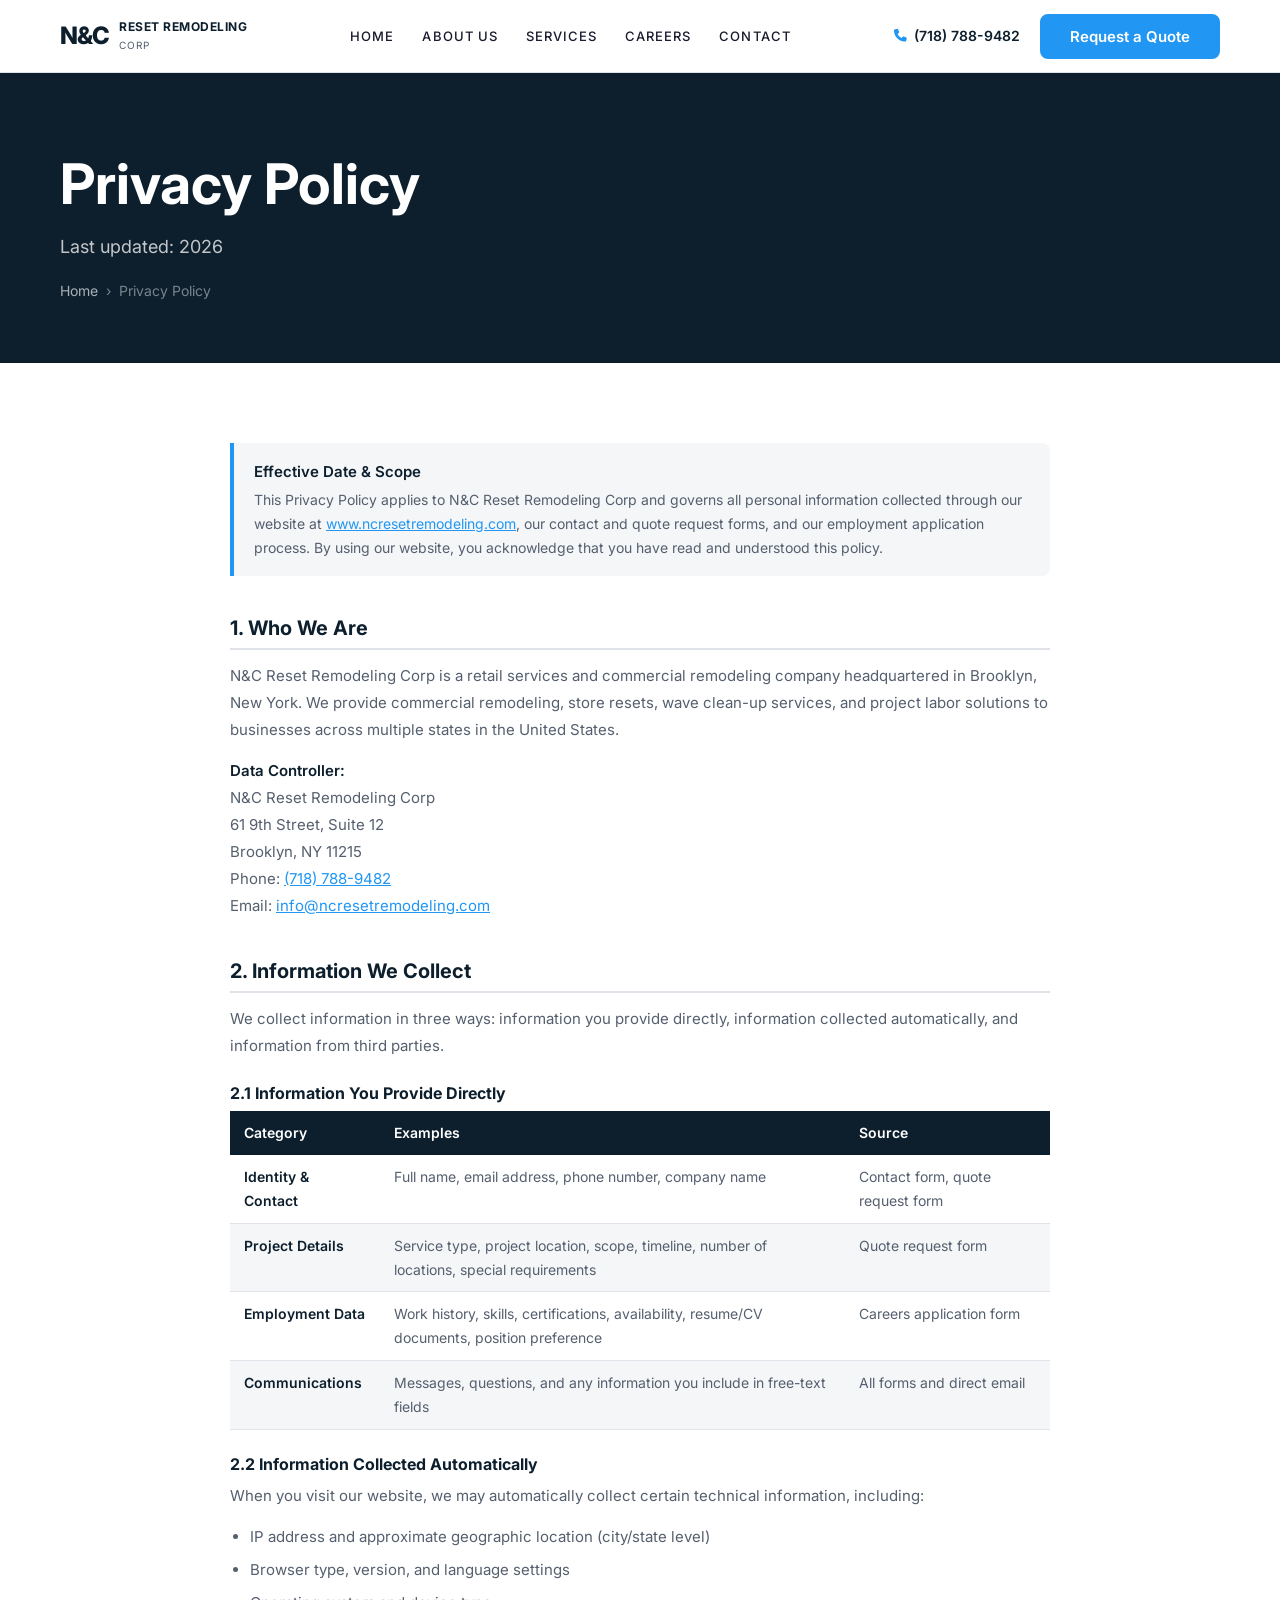
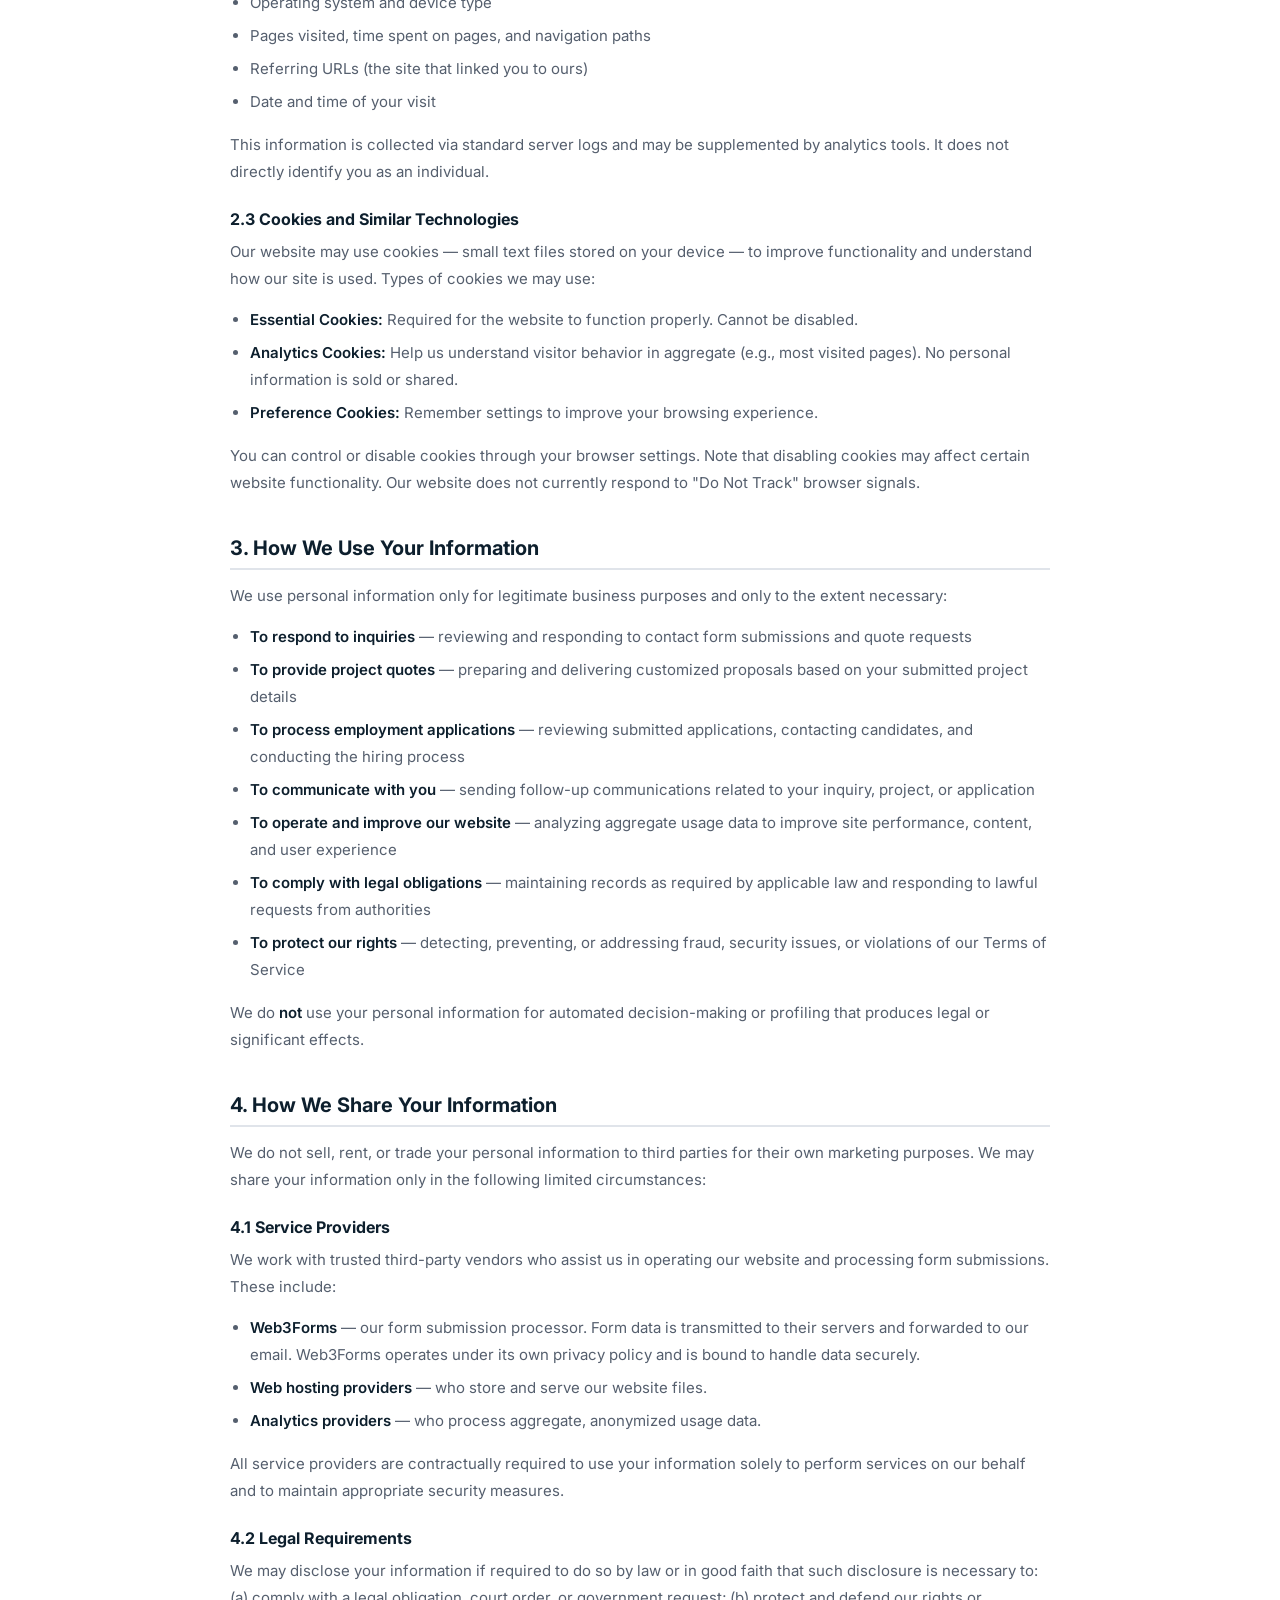
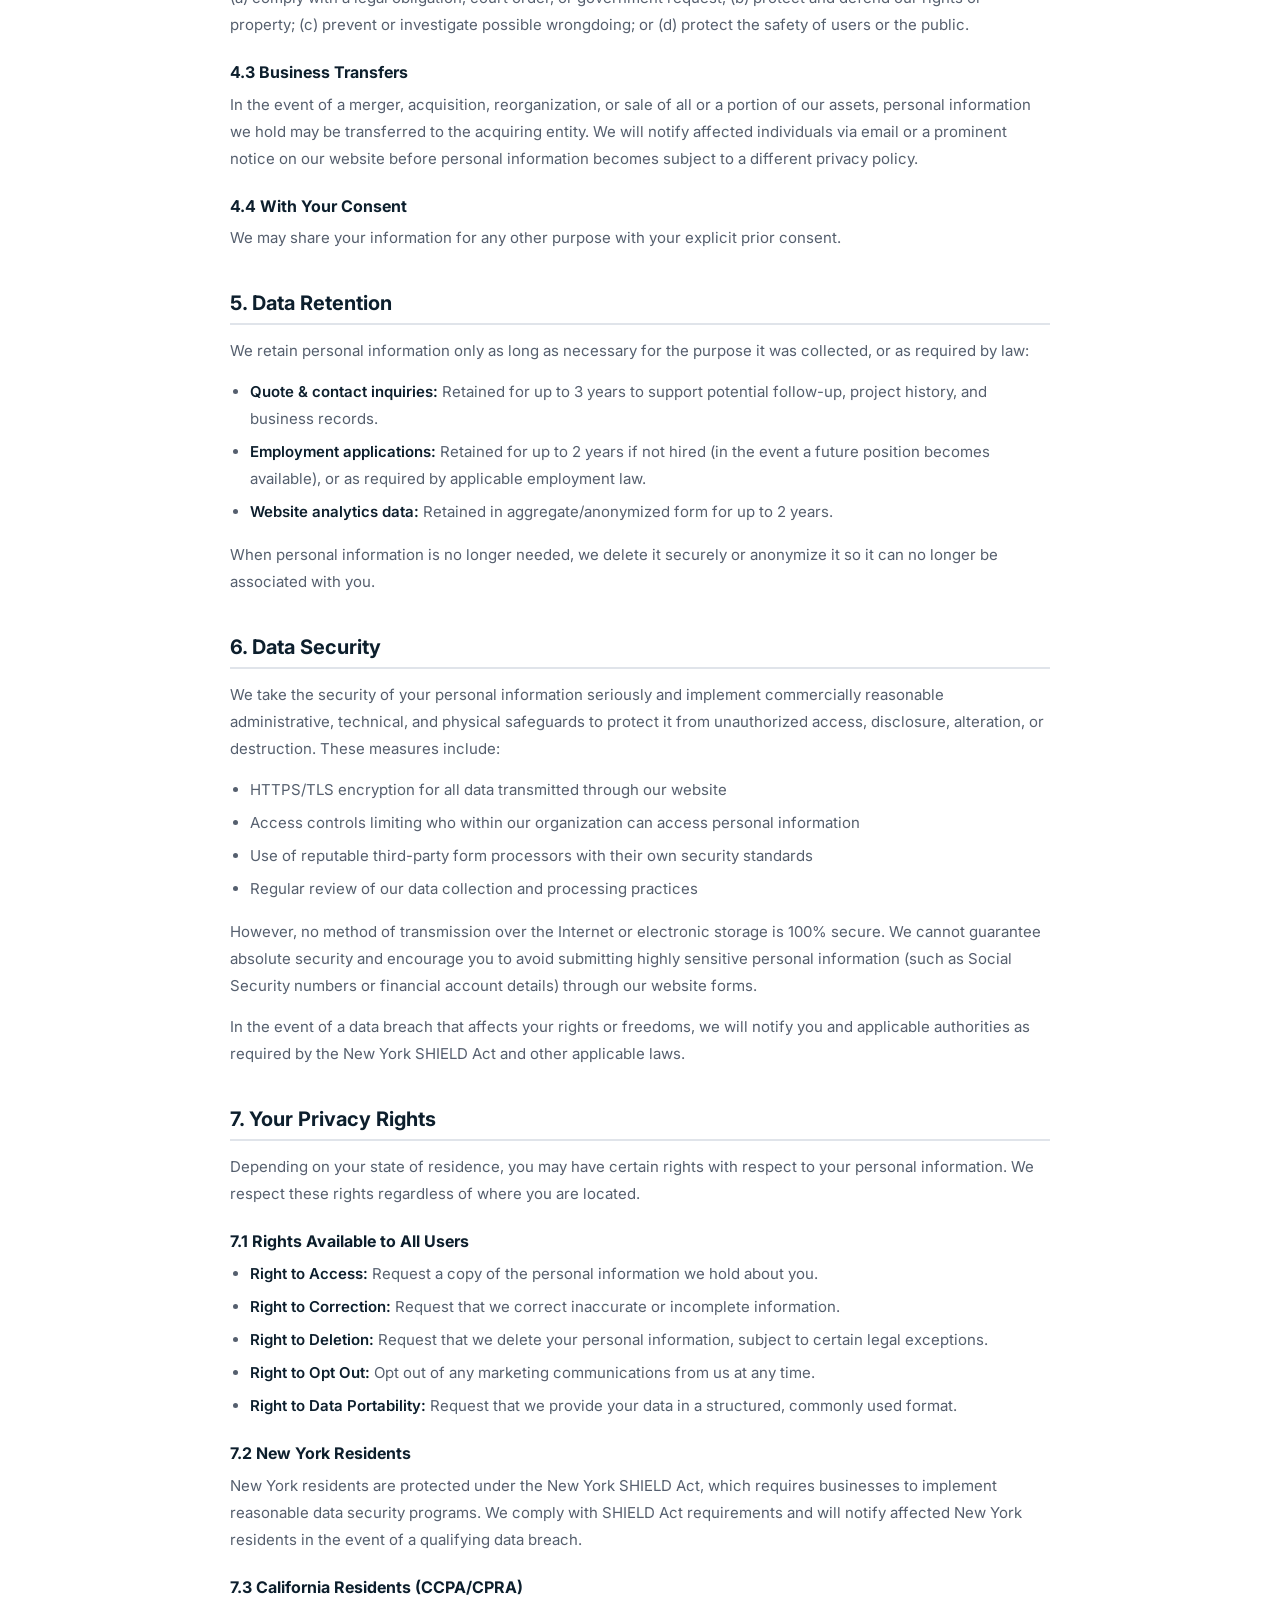
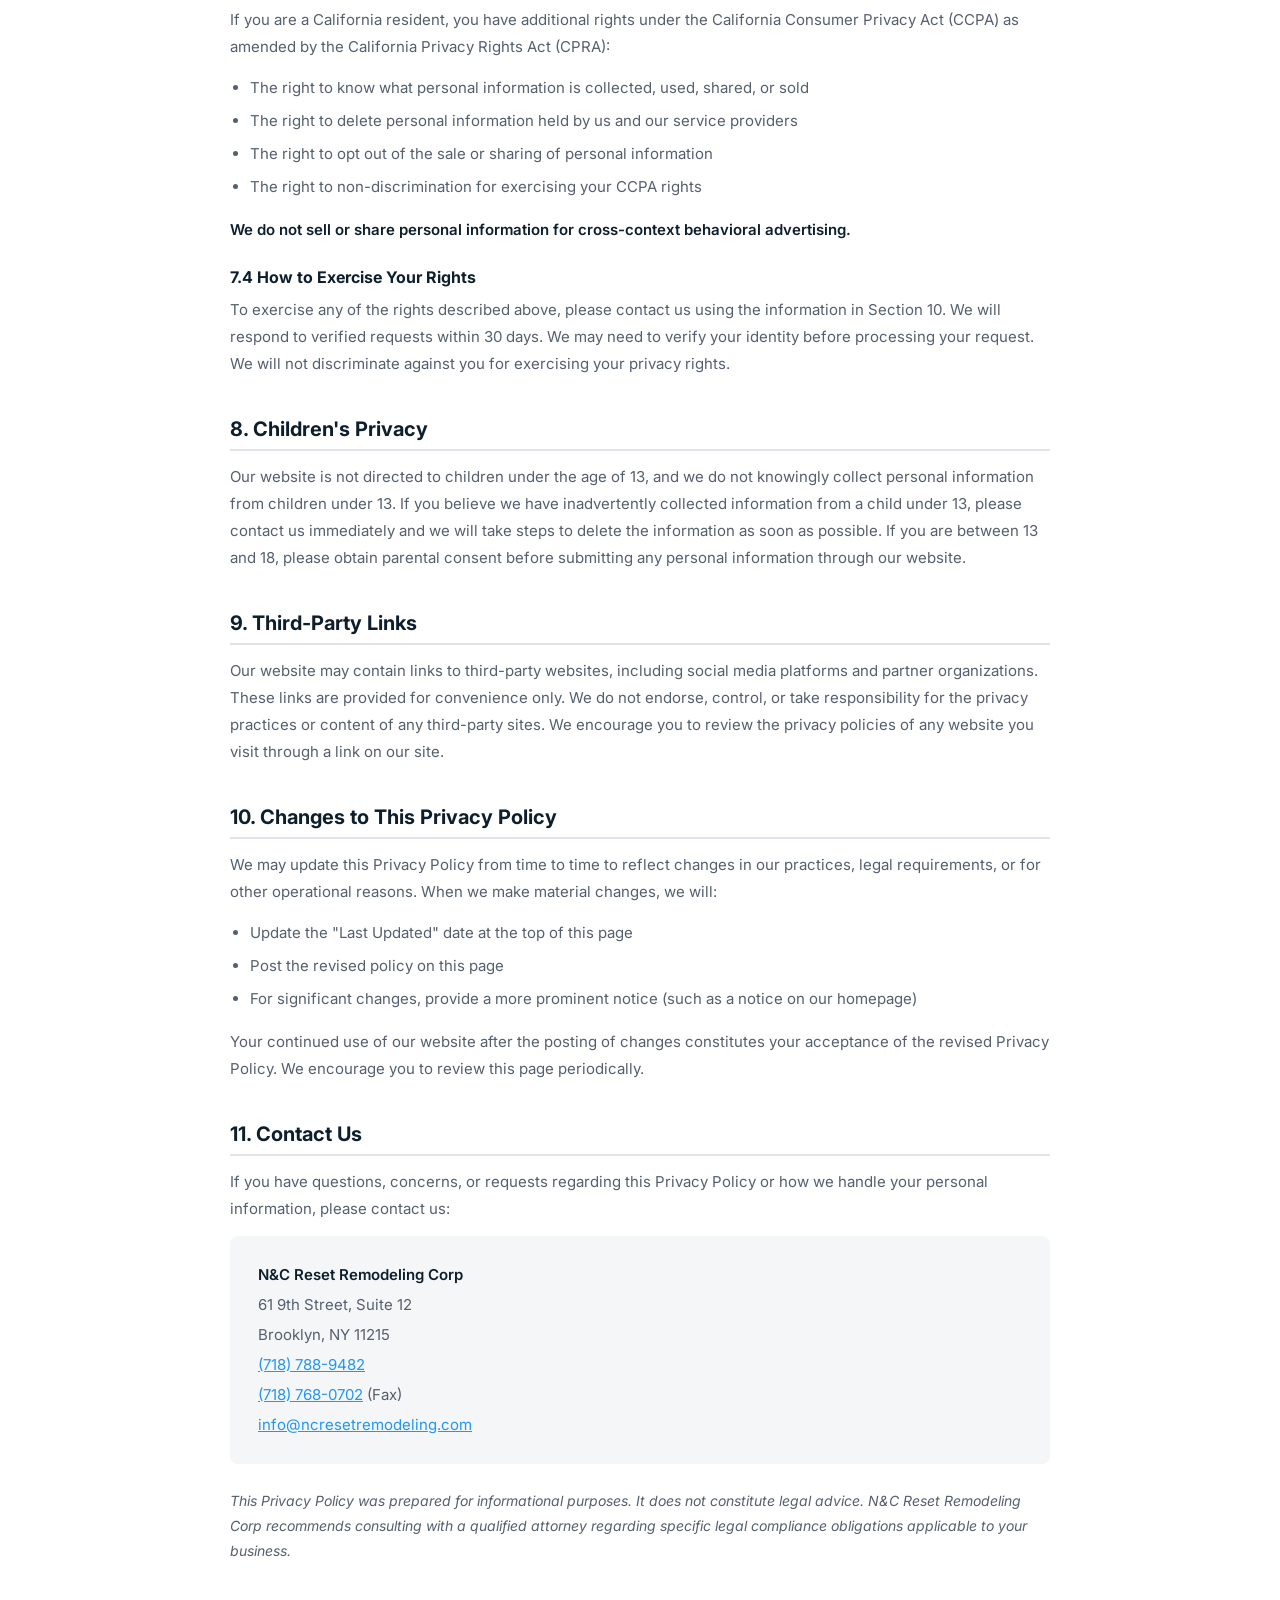
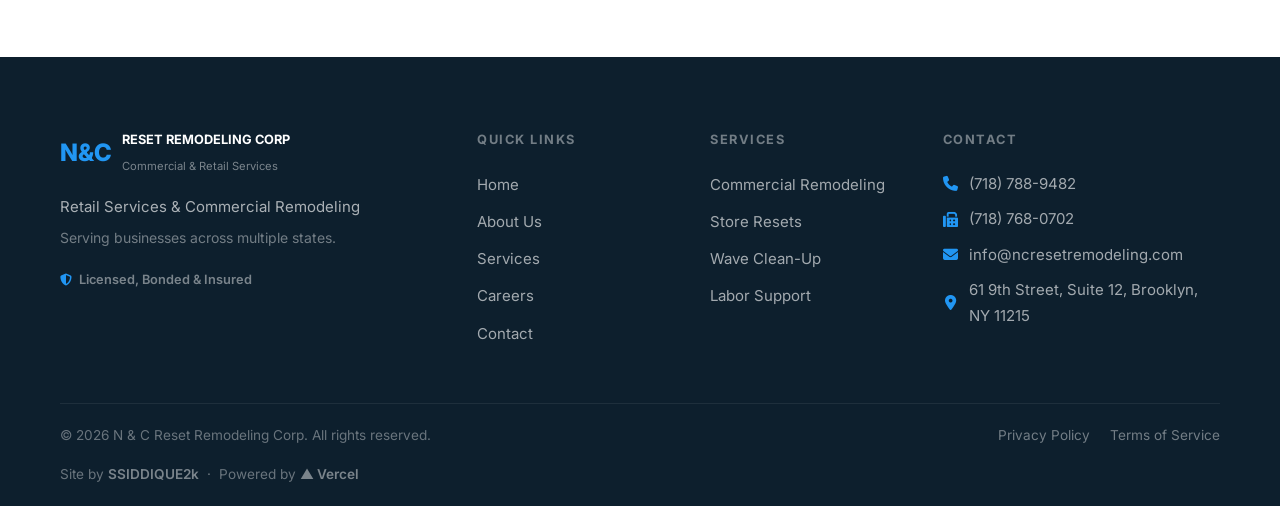
<file: privacy.html>
<!DOCTYPE html>
<html lang="en">
<head>
  <meta charset="UTF-8">
  <meta name="viewport" content="width=device-width, initial-scale=1.0">
  <meta name="description" content="Privacy Policy for N&C Reset Remodeling Corp — how we collect, use, and protect your information.">
  <title>Privacy Policy — N&C Reset Remodeling Corp</title>
  <link rel="preconnect" href="https://fonts.googleapis.com">
  <link rel="preconnect" href="https://fonts.gstatic.com" crossorigin>
  <link href="https://fonts.googleapis.com/css2?family=Inter:wght@400;500;600;700;800&display=swap" rel="stylesheet">
  <link href="https://cdnjs.cloudflare.com/ajax/libs/font-awesome/6.4.0/css/all.min.css" rel="stylesheet">
  <link rel="stylesheet" href="css/styles.css">
  <link rel="icon" type="image/svg+xml" href="favicon.svg">
  <meta name="theme-color" content="#0D1F2D">
  <meta property="og:type" content="website">
  <meta property="og:site_name" content="N&amp;C Reset Remodeling Corp">
  <meta property="og:title" content="Privacy Policy — N&amp;C Reset Remodeling Corp">
  <meta property="og:description" content="Privacy Policy for N&amp;C Reset Remodeling Corp — how we collect, use, and protect your information.">
  <meta property="og:url" content="https://www.ncresetremodeling.com/privacy.html">
  <meta name="robots" content="noindex">
  <style>
    .prose h2 { font-size: 1.25rem; font-weight: 700; color: var(--dark); margin: 40px 0 12px; padding-bottom: 8px; border-bottom: 2px solid var(--border); }
    .prose h3 { font-size: 1rem; font-weight: 700; color: var(--dark); margin: 24px 0 8px; }
    .prose p  { color: var(--text-gray); font-size: 0.9375rem; line-height: 1.8; margin-bottom: 14px; }
    .prose ul, .prose ol { padding-left: 20px; margin-bottom: 16px; }
    .prose ul li, .prose ol li { color: var(--text-gray); font-size: 0.9375rem; line-height: 1.8; margin-bottom: 6px; }
    .prose ul { list-style: disc; }
    .prose ol { list-style: decimal; }
    .prose a { color: var(--accent); text-decoration: underline; }
    .prose a:hover { color: var(--accent-dk); }
    .prose strong { color: var(--dark); font-weight: 600; }
    .prose .policy-meta { background: var(--light-gray); border-left: 4px solid var(--accent); padding: 16px 20px; border-radius: 0 var(--radius) var(--radius) 0; margin-bottom: 32px; font-size: 0.875rem; color: var(--text-gray); }
    .prose .policy-meta strong { display: block; font-size: 0.9375rem; color: var(--dark); margin-bottom: 4px; }
    .prose table { width: 100%; border-collapse: collapse; margin-bottom: 20px; font-size: 0.875rem; }
    .prose table th { background: var(--dark); color: var(--white); padding: 10px 14px; text-align: left; font-weight: 600; }
    .prose table td { padding: 10px 14px; border-bottom: 1px solid var(--border); color: var(--text-gray); vertical-align: top; }
    .prose table tr:nth-child(even) td { background: var(--light-gray); }
  </style>
</head>
<body>

  <a href="#main-content" class="skip-link">Skip to main content</a>

  <header>
    <nav class="site-nav" id="site-nav" aria-label="Main navigation">
      <div class="container">
        <div class="nav-inner">
          <a href="index.html" class="nav-logo" aria-label="N&C Reset Remodeling Corp — Home">
            <span class="nav-logo-mark">N&amp;C</span>
            <div class="nav-logo-text">
              <strong>RESET REMODELING</strong>
              <span>CORP</span>
            </div>
          </a>
          <ul class="nav-links" role="menubar" aria-label="Primary navigation">
            <li role="none"><a href="index.html" role="menuitem">Home</a></li>
            <li role="none"><a href="about.html" role="menuitem">About Us</a></li>
            <li role="none"><a href="services.html" role="menuitem">Services</a></li>
            <li role="none"><a href="careers.html" role="menuitem">Careers</a></li>
            <li role="none"><a href="contact.html" role="menuitem">Contact</a></li>
          </ul>
          <div class="nav-right">
            <a href="tel:7187889482" class="nav-phone" aria-label="Call us at (718) 788-9482">
              <i class="fas fa-phone" aria-hidden="true"></i> (718) 788-9482
            </a>
            <a href="contact.html#quote" class="btn btn-primary">Request a Quote</a>
          </div>
          <button class="hamburger" id="hamburger" aria-label="Open navigation menu" aria-expanded="false" aria-controls="mobile-menu">
            <span></span><span></span><span></span>
          </button>
        </div>
      </div>
    </nav>
  </header>

  <div class="mobile-menu" id="mobile-menu" role="dialog" aria-modal="true" aria-label="Mobile navigation">
    <a href="index.html">Home</a>
    <a href="about.html">About Us</a>
    <a href="services.html">Services</a>
    <a href="careers.html">Careers</a>
    <a href="contact.html">Contact</a>
    <a href="contact.html#quote" class="btn btn-primary">Request a Quote</a>
  </div>

  <main id="main-content">

    <section class="page-hero" aria-labelledby="page-heading">
      <div class="container">
        <h1 id="page-heading">Privacy Policy</h1>
        <p class="hero-sub">Last updated: <span class="current-year"></span></p>
        <nav class="breadcrumb" aria-label="Breadcrumb">
          <a href="index.html">Home</a>
          <span class="sep" aria-hidden="true">›</span>
          <span aria-current="page">Privacy Policy</span>
        </nav>
      </div>
    </section>

    <section class="section">
      <div class="container">
        <div class="prose" style="max-width:820px;margin:0 auto;">

          <div class="policy-meta">
            <strong>Effective Date &amp; Scope</strong>
            This Privacy Policy applies to N&amp;C Reset Remodeling Corp and governs all personal information collected through our website at <a href="https://www.ncresetremodeling.com">www.ncresetremodeling.com</a>, our contact and quote request forms, and our employment application process. By using our website, you acknowledge that you have read and understood this policy.
          </div>

          <!-- 1 -->
          <h2>1. Who We Are</h2>
          <p>N&amp;C Reset Remodeling Corp is a retail services and commercial remodeling company headquartered in Brooklyn, New York. We provide commercial remodeling, store resets, wave clean-up services, and project labor solutions to businesses across multiple states in the United States.</p>
          <p><strong>Data Controller:</strong><br>
          N&amp;C Reset Remodeling Corp<br>
          61 9th Street, Suite 12<br>
          Brooklyn, NY 11215<br>
          Phone: <a href="tel:7187889482">(718) 788-9482</a><br>
          Email: <a href="mailto:info@ncresetremodeling.com">info@ncresetremodeling.com</a></p>

          <!-- 2 -->
          <h2>2. Information We Collect</h2>
          <p>We collect information in three ways: information you provide directly, information collected automatically, and information from third parties.</p>

          <h3>2.1 Information You Provide Directly</h3>
          <table>
            <thead>
              <tr><th>Category</th><th>Examples</th><th>Source</th></tr>
            </thead>
            <tbody>
              <tr><td><strong>Identity &amp; Contact</strong></td><td>Full name, email address, phone number, company name</td><td>Contact form, quote request form</td></tr>
              <tr><td><strong>Project Details</strong></td><td>Service type, project location, scope, timeline, number of locations, special requirements</td><td>Quote request form</td></tr>
              <tr><td><strong>Employment Data</strong></td><td>Work history, skills, certifications, availability, resume/CV documents, position preference</td><td>Careers application form</td></tr>
              <tr><td><strong>Communications</strong></td><td>Messages, questions, and any information you include in free-text fields</td><td>All forms and direct email</td></tr>
            </tbody>
          </table>

          <h3>2.2 Information Collected Automatically</h3>
          <p>When you visit our website, we may automatically collect certain technical information, including:</p>
          <ul>
            <li>IP address and approximate geographic location (city/state level)</li>
            <li>Browser type, version, and language settings</li>
            <li>Operating system and device type</li>
            <li>Pages visited, time spent on pages, and navigation paths</li>
            <li>Referring URLs (the site that linked you to ours)</li>
            <li>Date and time of your visit</li>
          </ul>
          <p>This information is collected via standard server logs and may be supplemented by analytics tools. It does not directly identify you as an individual.</p>

          <h3>2.3 Cookies and Similar Technologies</h3>
          <p>Our website may use cookies — small text files stored on your device — to improve functionality and understand how our site is used. Types of cookies we may use:</p>
          <ul>
            <li><strong>Essential Cookies:</strong> Required for the website to function properly. Cannot be disabled.</li>
            <li><strong>Analytics Cookies:</strong> Help us understand visitor behavior in aggregate (e.g., most visited pages). No personal information is sold or shared.</li>
            <li><strong>Preference Cookies:</strong> Remember settings to improve your browsing experience.</li>
          </ul>
          <p>You can control or disable cookies through your browser settings. Note that disabling cookies may affect certain website functionality. Our website does not currently respond to "Do Not Track" browser signals.</p>

          <!-- 3 -->
          <h2>3. How We Use Your Information</h2>
          <p>We use personal information only for legitimate business purposes and only to the extent necessary:</p>
          <ul>
            <li><strong>To respond to inquiries</strong> — reviewing and responding to contact form submissions and quote requests</li>
            <li><strong>To provide project quotes</strong> — preparing and delivering customized proposals based on your submitted project details</li>
            <li><strong>To process employment applications</strong> — reviewing submitted applications, contacting candidates, and conducting the hiring process</li>
            <li><strong>To communicate with you</strong> — sending follow-up communications related to your inquiry, project, or application</li>
            <li><strong>To operate and improve our website</strong> — analyzing aggregate usage data to improve site performance, content, and user experience</li>
            <li><strong>To comply with legal obligations</strong> — maintaining records as required by applicable law and responding to lawful requests from authorities</li>
            <li><strong>To protect our rights</strong> — detecting, preventing, or addressing fraud, security issues, or violations of our Terms of Service</li>
          </ul>
          <p>We do <strong>not</strong> use your personal information for automated decision-making or profiling that produces legal or significant effects.</p>

          <!-- 4 -->
          <h2>4. How We Share Your Information</h2>
          <p>We do not sell, rent, or trade your personal information to third parties for their own marketing purposes. We may share your information only in the following limited circumstances:</p>

          <h3>4.1 Service Providers</h3>
          <p>We work with trusted third-party vendors who assist us in operating our website and processing form submissions. These include:</p>
          <ul>
            <li><strong>Web3Forms</strong> — our form submission processor. Form data is transmitted to their servers and forwarded to our email. Web3Forms operates under its own privacy policy and is bound to handle data securely.</li>
            <li><strong>Web hosting providers</strong> — who store and serve our website files.</li>
            <li><strong>Analytics providers</strong> — who process aggregate, anonymized usage data.</li>
          </ul>
          <p>All service providers are contractually required to use your information solely to perform services on our behalf and to maintain appropriate security measures.</p>

          <h3>4.2 Legal Requirements</h3>
          <p>We may disclose your information if required to do so by law or in good faith that such disclosure is necessary to: (a) comply with a legal obligation, court order, or government request; (b) protect and defend our rights or property; (c) prevent or investigate possible wrongdoing; or (d) protect the safety of users or the public.</p>

          <h3>4.3 Business Transfers</h3>
          <p>In the event of a merger, acquisition, reorganization, or sale of all or a portion of our assets, personal information we hold may be transferred to the acquiring entity. We will notify affected individuals via email or a prominent notice on our website before personal information becomes subject to a different privacy policy.</p>

          <h3>4.4 With Your Consent</h3>
          <p>We may share your information for any other purpose with your explicit prior consent.</p>

          <!-- 5 -->
          <h2>5. Data Retention</h2>
          <p>We retain personal information only as long as necessary for the purpose it was collected, or as required by law:</p>
          <ul>
            <li><strong>Quote &amp; contact inquiries:</strong> Retained for up to 3 years to support potential follow-up, project history, and business records.</li>
            <li><strong>Employment applications:</strong> Retained for up to 2 years if not hired (in the event a future position becomes available), or as required by applicable employment law.</li>
            <li><strong>Website analytics data:</strong> Retained in aggregate/anonymized form for up to 2 years.</li>
          </ul>
          <p>When personal information is no longer needed, we delete it securely or anonymize it so it can no longer be associated with you.</p>

          <!-- 6 -->
          <h2>6. Data Security</h2>
          <p>We take the security of your personal information seriously and implement commercially reasonable administrative, technical, and physical safeguards to protect it from unauthorized access, disclosure, alteration, or destruction. These measures include:</p>
          <ul>
            <li>HTTPS/TLS encryption for all data transmitted through our website</li>
            <li>Access controls limiting who within our organization can access personal information</li>
            <li>Use of reputable third-party form processors with their own security standards</li>
            <li>Regular review of our data collection and processing practices</li>
          </ul>
          <p>However, no method of transmission over the Internet or electronic storage is 100% secure. We cannot guarantee absolute security and encourage you to avoid submitting highly sensitive personal information (such as Social Security numbers or financial account details) through our website forms.</p>
          <p>In the event of a data breach that affects your rights or freedoms, we will notify you and applicable authorities as required by the New York SHIELD Act and other applicable laws.</p>

          <!-- 7 -->
          <h2>7. Your Privacy Rights</h2>
          <p>Depending on your state of residence, you may have certain rights with respect to your personal information. We respect these rights regardless of where you are located.</p>

          <h3>7.1 Rights Available to All Users</h3>
          <ul>
            <li><strong>Right to Access:</strong> Request a copy of the personal information we hold about you.</li>
            <li><strong>Right to Correction:</strong> Request that we correct inaccurate or incomplete information.</li>
            <li><strong>Right to Deletion:</strong> Request that we delete your personal information, subject to certain legal exceptions.</li>
            <li><strong>Right to Opt Out:</strong> Opt out of any marketing communications from us at any time.</li>
            <li><strong>Right to Data Portability:</strong> Request that we provide your data in a structured, commonly used format.</li>
          </ul>

          <h3>7.2 New York Residents</h3>
          <p>New York residents are protected under the New York SHIELD Act, which requires businesses to implement reasonable data security programs. We comply with SHIELD Act requirements and will notify affected New York residents in the event of a qualifying data breach.</p>

          <h3>7.3 California Residents (CCPA/CPRA)</h3>
          <p>If you are a California resident, you have additional rights under the California Consumer Privacy Act (CCPA) as amended by the California Privacy Rights Act (CPRA):</p>
          <ul>
            <li>The right to know what personal information is collected, used, shared, or sold</li>
            <li>The right to delete personal information held by us and our service providers</li>
            <li>The right to opt out of the sale or sharing of personal information</li>
            <li>The right to non-discrimination for exercising your CCPA rights</li>
          </ul>
          <p><strong>We do not sell or share personal information for cross-context behavioral advertising.</strong></p>

          <h3>7.4 How to Exercise Your Rights</h3>
          <p>To exercise any of the rights described above, please contact us using the information in Section 10. We will respond to verified requests within 30 days. We may need to verify your identity before processing your request. We will not discriminate against you for exercising your privacy rights.</p>

          <!-- 8 -->
          <h2>8. Children's Privacy</h2>
          <p>Our website is not directed to children under the age of 13, and we do not knowingly collect personal information from children under 13. If you believe we have inadvertently collected information from a child under 13, please contact us immediately and we will take steps to delete the information as soon as possible. If you are between 13 and 18, please obtain parental consent before submitting any personal information through our website.</p>

          <!-- 9 -->
          <h2>9. Third-Party Links</h2>
          <p>Our website may contain links to third-party websites, including social media platforms and partner organizations. These links are provided for convenience only. We do not endorse, control, or take responsibility for the privacy practices or content of any third-party sites. We encourage you to review the privacy policies of any website you visit through a link on our site.</p>

          <!-- 10 -->
          <h2>10. Changes to This Privacy Policy</h2>
          <p>We may update this Privacy Policy from time to time to reflect changes in our practices, legal requirements, or for other operational reasons. When we make material changes, we will:</p>
          <ul>
            <li>Update the "Last Updated" date at the top of this page</li>
            <li>Post the revised policy on this page</li>
            <li>For significant changes, provide a more prominent notice (such as a notice on our homepage)</li>
          </ul>
          <p>Your continued use of our website after the posting of changes constitutes your acceptance of the revised Privacy Policy. We encourage you to review this page periodically.</p>

          <!-- 11 -->
          <h2>11. Contact Us</h2>
          <p>If you have questions, concerns, or requests regarding this Privacy Policy or how we handle your personal information, please contact us:</p>

          <div style="background:var(--light-gray);border-radius:var(--radius);padding:24px 28px;margin-top:8px;">
            <p style="margin:0;line-height:2;">
              <strong>N&amp;C Reset Remodeling Corp</strong><br>
              61 9th Street, Suite 12<br>
              Brooklyn, NY 11215<br>
              <a href="tel:7187889482">(718) 788-9482</a><br>
              <a href="tel:7187680702">(718) 768-0702</a> (Fax)<br>
              <a href="mailto:info@ncresetremodeling.com">info@ncresetremodeling.com</a>
            </p>
          </div>

          <p style="margin-top:24px;font-size:0.875rem;color:var(--text-gray);font-style:italic;">This Privacy Policy was prepared for informational purposes. It does not constitute legal advice. N&amp;C Reset Remodeling Corp recommends consulting with a qualified attorney regarding specific legal compliance obligations applicable to your business.</p>

        </div>
      </div>
    </section>

  </main>

  <footer class="site-footer" role="contentinfo">
    <div class="container">
      <div class="footer-grid">
        <div class="footer-brand">
          <div class="footer-logo">
            <span class="footer-logo-mark">N&amp;C</span>
            <div class="footer-logo-text">
              <strong>RESET REMODELING CORP</strong>
              <span>Commercial &amp; Retail Services</span>
            </div>
          </div>
          <p class="footer-tagline">Retail Services &amp; Commercial Remodeling</p>
          <p class="footer-served">Serving businesses across multiple states.</p>
          <p class="footer-trust"><i class="fas fa-shield-halved" aria-hidden="true"></i> Licensed, Bonded &amp; Insured</p>
        </div>
        <div class="footer-col">
          <h4>Quick Links</h4>
          <ul>
            <li><a href="index.html">Home</a></li>
            <li><a href="about.html">About Us</a></li>
            <li><a href="services.html">Services</a></li>
            <li><a href="careers.html">Careers</a></li>
            <li><a href="contact.html">Contact</a></li>
          </ul>
        </div>
        <div class="footer-col">
          <h4>Services</h4>
          <ul>
            <li><a href="services.html#remodeling">Commercial Remodeling</a></li>
            <li><a href="services.html#resets">Store Resets</a></li>
            <li><a href="services.html#wave">Wave Clean-Up</a></li>
            <li><a href="services.html#labor">Labor Support</a></li>
          </ul>
        </div>
        <div class="footer-col">
          <h4>Contact</h4>
          <div class="footer-contact-item">
            <i class="fas fa-phone" aria-hidden="true"></i>
            <a href="tel:7187889482">(718) 788-9482</a>
          </div>
          <div class="footer-contact-item">
            <i class="fas fa-fax" aria-hidden="true"></i>
            <span>(718) 768-0702</span>
          </div>
          <div class="footer-contact-item">
            <i class="fas fa-envelope" aria-hidden="true"></i>
            <a href="mailto:info@ncresetremodeling.com">info@ncresetremodeling.com</a>
          </div>
          <div class="footer-contact-item">
            <i class="fas fa-map-marker-alt" aria-hidden="true"></i>
            <span>61 9th Street, Suite 12, Brooklyn, NY 11215</span>
          </div>
        </div>
      </div>
      <div class="footer-bottom">
        <p>&copy; <span class="current-year"></span> N &amp; C Reset Remodeling Corp. All rights reserved.</p>
        <div class="footer-legal">
          <a href="privacy.html">Privacy Policy</a>
          <a href="terms.html">Terms of Service</a>
        </div>
        <p class="footer-credit">Site by <a href="https://ssiddique2k.com" target="_blank" rel="noopener noreferrer">SSIDDIQUE2k</a> &nbsp;·&nbsp; Powered by <a href="https://vercel.com" target="_blank" rel="noopener noreferrer">&#9650; Vercel</a></p>
      </div>
    </div>
  </footer>

  <script src="js/main.js"></script>
</body>
</html>
</file>
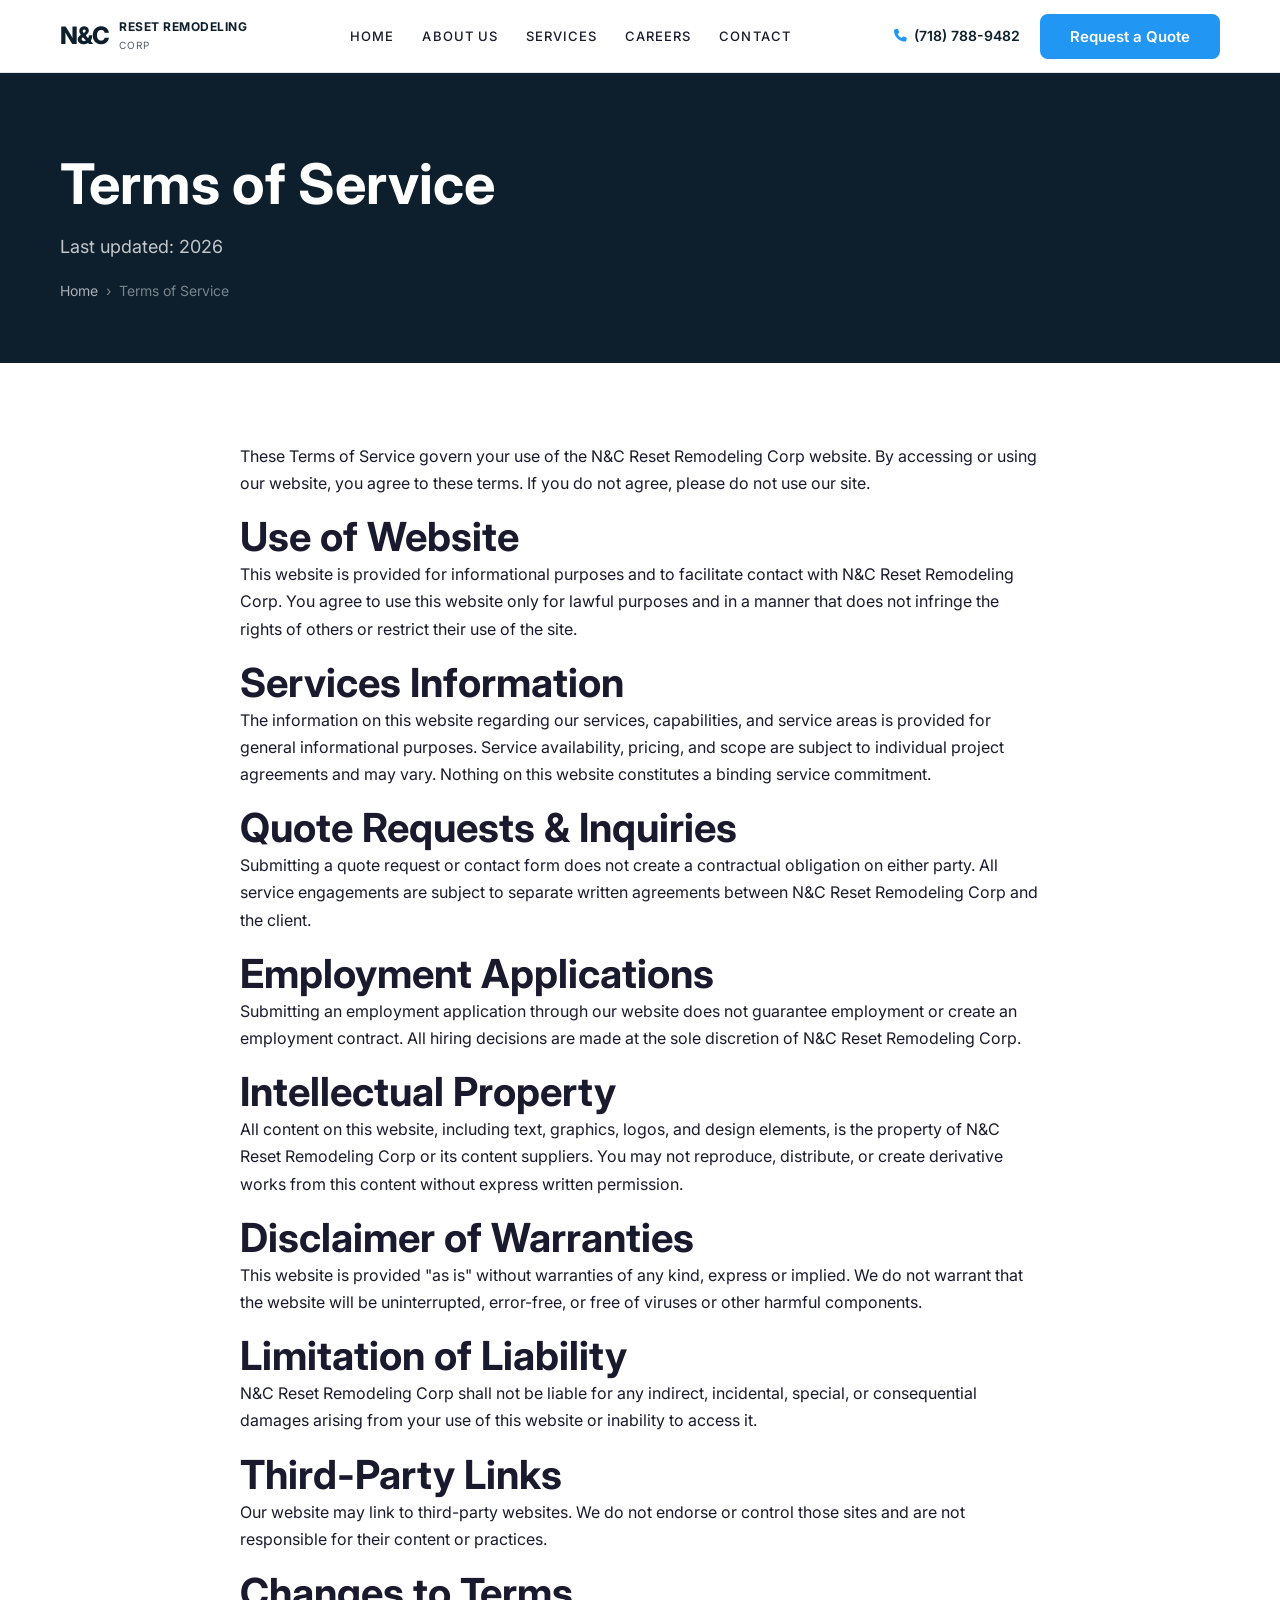
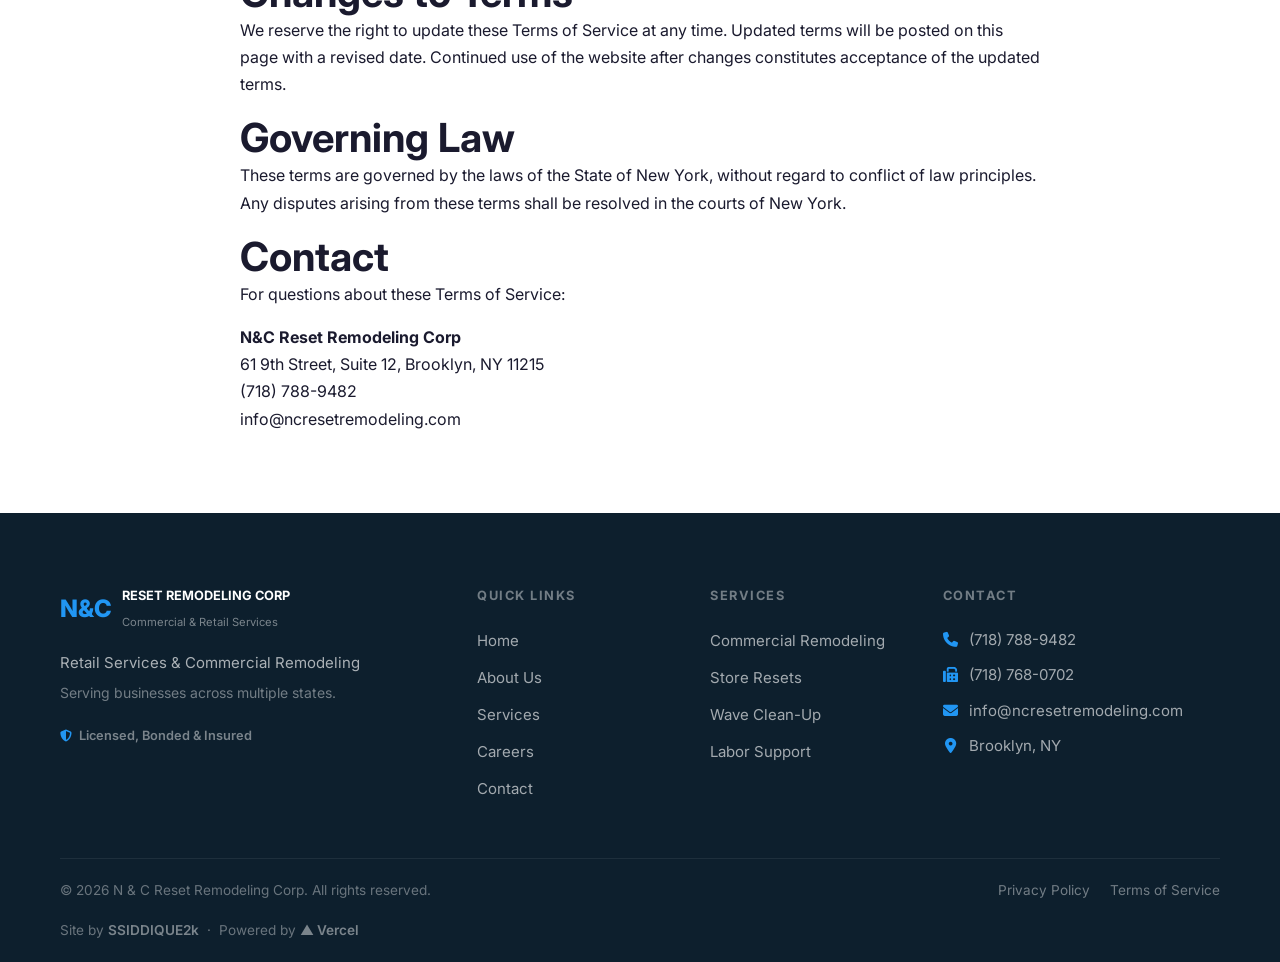
<file: terms.html>
<!DOCTYPE html>
<html lang="en">
<head>
  <meta charset="UTF-8">
  <meta name="viewport" content="width=device-width, initial-scale=1.0">
  <meta name="description" content="Terms of Service for N&C Reset Remodeling Corp — terms governing use of our website.">
  <title>Terms of Service — N&C Reset Remodeling Corp</title>
  <link rel="preconnect" href="https://fonts.googleapis.com">
  <link rel="preconnect" href="https://fonts.gstatic.com" crossorigin>
  <link href="https://fonts.googleapis.com/css2?family=Inter:wght@400;500;600;700;800&display=swap" rel="stylesheet">
  <link href="https://cdnjs.cloudflare.com/ajax/libs/font-awesome/6.4.0/css/all.min.css" rel="stylesheet">
  <link rel="stylesheet" href="css/styles.css">
  <link rel="icon" type="image/svg+xml" href="favicon.svg">
  <meta name="theme-color" content="#0D1F2D">
  <meta property="og:type" content="website">
  <meta property="og:site_name" content="N&amp;C Reset Remodeling Corp">
  <meta property="og:title" content="Terms of Service — N&amp;C Reset Remodeling Corp">
  <meta property="og:description" content="Terms of Service governing use of the N&amp;C Reset Remodeling Corp website.">
  <meta property="og:url" content="https://www.ncresetremodeling.com/terms.html">
  <meta name="robots" content="noindex">
</head>
<body>

  <a href="#main-content" class="skip-link">Skip to main content</a>

  <header>
    <nav class="site-nav" id="site-nav" aria-label="Main navigation">
      <div class="container">
        <div class="nav-inner">
          <a href="index.html" class="nav-logo" aria-label="N&C Reset Remodeling Corp — Home">
            <span class="nav-logo-mark">N&amp;C</span>
            <div class="nav-logo-text">
              <strong>RESET REMODELING</strong>
              <span>CORP</span>
            </div>
          </a>
          <ul class="nav-links" role="menubar" aria-label="Primary navigation">
            <li role="none"><a href="index.html" role="menuitem">Home</a></li>
            <li role="none"><a href="about.html" role="menuitem">About Us</a></li>
            <li role="none"><a href="services.html" role="menuitem">Services</a></li>
            <li role="none"><a href="careers.html" role="menuitem">Careers</a></li>
            <li role="none"><a href="contact.html" role="menuitem">Contact</a></li>
          </ul>
          <div class="nav-right">
            <a href="tel:7187889482" class="nav-phone" aria-label="Call us at (718) 788-9482">
              <i class="fas fa-phone" aria-hidden="true"></i> (718) 788-9482
            </a>
            <a href="contact.html#quote" class="btn btn-primary">Request a Quote</a>
          </div>
          <button class="hamburger" id="hamburger" aria-label="Open navigation menu" aria-expanded="false" aria-controls="mobile-menu">
            <span></span><span></span><span></span>
          </button>
        </div>
      </div>
    </nav>
  </header>

  <div class="mobile-menu" id="mobile-menu" role="dialog" aria-modal="true" aria-label="Mobile navigation">
    <a href="index.html">Home</a>
    <a href="about.html">About Us</a>
    <a href="services.html">Services</a>
    <a href="careers.html">Careers</a>
    <a href="contact.html">Contact</a>
    <a href="contact.html#quote" class="btn btn-primary">Request a Quote</a>
  </div>

  <main id="main-content">

    <section class="page-hero" aria-labelledby="page-heading">
      <div class="container">
        <h1 id="page-heading">Terms of Service</h1>
        <p class="hero-sub">Last updated: <span class="current-year"></span></p>
        <nav class="breadcrumb" aria-label="Breadcrumb">
          <a href="index.html">Home</a>
          <span class="sep" aria-hidden="true">›</span>
          <span aria-current="page">Terms of Service</span>
        </nav>
      </div>
    </section>

    <section class="section">
      <div class="container">
        <div class="prose fade-in" style="max-width:800px;margin:0 auto;">

          <p>These Terms of Service govern your use of the N&amp;C Reset Remodeling Corp website. By accessing or using our website, you agree to these terms. If you do not agree, please do not use our site.</p>

          <h2>Use of Website</h2>
          <p>This website is provided for informational purposes and to facilitate contact with N&amp;C Reset Remodeling Corp. You agree to use this website only for lawful purposes and in a manner that does not infringe the rights of others or restrict their use of the site.</p>

          <h2>Services Information</h2>
          <p>The information on this website regarding our services, capabilities, and service areas is provided for general informational purposes. Service availability, pricing, and scope are subject to individual project agreements and may vary. Nothing on this website constitutes a binding service commitment.</p>

          <h2>Quote Requests &amp; Inquiries</h2>
          <p>Submitting a quote request or contact form does not create a contractual obligation on either party. All service engagements are subject to separate written agreements between N&amp;C Reset Remodeling Corp and the client.</p>

          <h2>Employment Applications</h2>
          <p>Submitting an employment application through our website does not guarantee employment or create an employment contract. All hiring decisions are made at the sole discretion of N&amp;C Reset Remodeling Corp.</p>

          <h2>Intellectual Property</h2>
          <p>All content on this website, including text, graphics, logos, and design elements, is the property of N&amp;C Reset Remodeling Corp or its content suppliers. You may not reproduce, distribute, or create derivative works from this content without express written permission.</p>

          <h2>Disclaimer of Warranties</h2>
          <p>This website is provided "as is" without warranties of any kind, express or implied. We do not warrant that the website will be uninterrupted, error-free, or free of viruses or other harmful components.</p>

          <h2>Limitation of Liability</h2>
          <p>N&amp;C Reset Remodeling Corp shall not be liable for any indirect, incidental, special, or consequential damages arising from your use of this website or inability to access it.</p>

          <h2>Third-Party Links</h2>
          <p>Our website may link to third-party websites. We do not endorse or control those sites and are not responsible for their content or practices.</p>

          <h2>Changes to Terms</h2>
          <p>We reserve the right to update these Terms of Service at any time. Updated terms will be posted on this page with a revised date. Continued use of the website after changes constitutes acceptance of the updated terms.</p>

          <h2>Governing Law</h2>
          <p>These terms are governed by the laws of the State of New York, without regard to conflict of law principles. Any disputes arising from these terms shall be resolved in the courts of New York.</p>

          <h2>Contact</h2>
          <p>For questions about these Terms of Service:</p>
          <ul>
            <li><strong>N&amp;C Reset Remodeling Corp</strong></li>
            <li>61 9th Street, Suite 12, Brooklyn, NY 11215</li>
            <li><a href="tel:7187889482">(718) 788-9482</a></li>
            <li><a href="mailto:info@ncresetremodeling.com">info@ncresetremodeling.com</a></li>
          </ul>

        </div>
      </div>
    </section>

  </main>

  <footer class="site-footer" role="contentinfo">
    <div class="container">
      <div class="footer-grid">
        <div class="footer-brand">
          <div class="footer-logo">
            <span class="footer-logo-mark">N&amp;C</span>
            <div class="footer-logo-text">
              <strong>RESET REMODELING CORP</strong>
              <span>Commercial &amp; Retail Services</span>
            </div>
          </div>
          <p class="footer-tagline">Retail Services &amp; Commercial Remodeling</p>
          <p class="footer-served">Serving businesses across multiple states.</p>
          <p class="footer-trust"><i class="fas fa-shield-halved" aria-hidden="true"></i> Licensed, Bonded &amp; Insured</p>
        </div>
        <div class="footer-col">
          <h4>Quick Links</h4>
          <ul>
            <li><a href="index.html">Home</a></li>
            <li><a href="about.html">About Us</a></li>
            <li><a href="services.html">Services</a></li>
            <li><a href="careers.html">Careers</a></li>
            <li><a href="contact.html">Contact</a></li>
          </ul>
        </div>
        <div class="footer-col">
          <h4>Services</h4>
          <ul>
            <li><a href="services.html#remodeling">Commercial Remodeling</a></li>
            <li><a href="services.html#resets">Store Resets</a></li>
            <li><a href="services.html#wave">Wave Clean-Up</a></li>
            <li><a href="services.html#labor">Labor Support</a></li>
          </ul>
        </div>
        <div class="footer-col">
          <h4>Contact</h4>
          <div class="footer-contact-item">
            <i class="fas fa-phone" aria-hidden="true"></i>
            <a href="tel:7187889482">(718) 788-9482</a>
          </div>
          <div class="footer-contact-item">
            <i class="fas fa-fax" aria-hidden="true"></i>
            <span>(718) 768-0702</span>
          </div>
          <div class="footer-contact-item">
            <i class="fas fa-envelope" aria-hidden="true"></i>
            <a href="mailto:info@ncresetremodeling.com">info@ncresetremodeling.com</a>
          </div>
          <div class="footer-contact-item">
            <i class="fas fa-map-marker-alt" aria-hidden="true"></i>
            <span>Brooklyn, NY</span>
          </div>
        </div>
      </div>
      <div class="footer-bottom">
        <p>&copy; <span class="current-year"></span> N &amp; C Reset Remodeling Corp. All rights reserved.</p>
        <div class="footer-legal">
          <a href="privacy.html">Privacy Policy</a>
          <a href="terms.html">Terms of Service</a>
        </div>
        <p class="footer-credit">Site by <a href="https://ssiddique2k.com" target="_blank" rel="noopener noreferrer">SSIDDIQUE2k</a> &nbsp;·&nbsp; Powered by <a href="https://vercel.com" target="_blank" rel="noopener noreferrer">&#9650; Vercel</a></p>
      </div>
    </div>
  </footer>

  <script src="js/main.js"></script>
</body>
</html>
</file>
<file: css/styles.css>
/* ============================================================
   N&C Reset Remodeling Corp — styles.css
   ============================================================ */

/* ── 1. CSS Custom Properties ────────────────────────────── */
:root {
  --dark:        #0D1F2D;
  --blue:        #1A3C5E;
  --accent:      #2196F3;
  --accent-dk:   #1976D2;
  --gold:        #C8961E;
  --white:       #FFFFFF;
  --light-gray:  #F4F6F8;
  --text-dark:   #1A1A2E;
  --text-gray:   #555F6E;
  --border:      #E0E4EA;

  --font: 'Inter', sans-serif;
  --container: 1200px;
  --pad: 80px;
  --radius: 8px;
  --shadow:    0 4px 24px rgba(0,0,0,0.08);
  --shadow-md: 0 8px 32px rgba(0,0,0,0.12);
  --shadow-lg: 0 16px 48px rgba(0,0,0,0.16);
  --t: all 0.3s ease;
}

/* ── 2. Reset & Base ──────────────────────────────────────── */
*, *::before, *::after { box-sizing: border-box; margin: 0; padding: 0; }
html { scroll-behavior: smooth; }
body {
  font-family: var(--font);
  font-size: 16px;
  color: var(--text-dark);
  line-height: 1.7;
  background: var(--white);
}
img    { max-width: 100%; height: auto; display: block; }
a      { color: inherit; text-decoration: none; }
ul     { list-style: none; }
button { cursor: pointer; border: none; background: none; font-family: inherit; }
input, select, textarea { font-family: inherit; }
p      { margin-bottom: 1rem; }
p:last-child { margin-bottom: 0; }

/* ── 3. Layout ────────────────────────────────────────────── */
.container {
  width: 100%;
  max-width: var(--container);
  margin: 0 auto;
  padding: 0 20px;
}

.section     { padding: var(--pad) 0; }
.section-alt { background: var(--light-gray); }
.section-dark {
  background: var(--dark);
  color: var(--white);
}

.section-label {
  display: block;
  font-size: 0.75rem;
  font-weight: 700;
  letter-spacing: 3px;
  text-transform: uppercase;
  color: var(--gold);
  margin-bottom: 14px;
}

.section-head {
  text-align: center;
  max-width: 680px;
  margin: 0 auto 56px;
}
.section-head h2 { margin-bottom: 16px; }
.section-head p  { font-size: 1.1rem; color: var(--text-gray); }
.section-dark .section-head p { color: rgba(255,255,255,0.65); }

/* Typography */
h1 { font-size: clamp(2rem, 5vw, 3.5rem); font-weight: 700; line-height: 1.15; }
h2 { font-size: clamp(1.75rem, 4vw, 2.5rem); font-weight: 700; line-height: 1.2; }
h3 { font-size: 1.5rem; font-weight: 600; line-height: 1.3; }

/* ADA skip link */
.skip-link {
  position: absolute;
  top: -100px;
  left: 16px;
  background: var(--accent);
  color: var(--white);
  padding: 10px 20px;
  border-radius: 0 0 var(--radius) var(--radius);
  font-weight: 600;
  z-index: 9999;
  transition: top 0.2s;
}
.skip-link:focus { top: 0; }

/* Focus styles */
a:focus-visible,
button:focus-visible,
input:focus-visible,
select:focus-visible,
textarea:focus-visible {
  outline: 3px solid var(--accent);
  outline-offset: 2px;
  border-radius: 2px;
}

/* ── 4. Navigation ────────────────────────────────────────── */
.site-nav {
  position: fixed;
  top: 0; left: 0; right: 0;
  z-index: 1000;
  background: var(--white);
  border-bottom: 1px solid var(--border);
  transition: var(--t);
}
.site-nav.scrolled { box-shadow: 0 2px 20px rgba(0,0,0,0.10); }

.nav-inner {
  display: flex;
  align-items: center;
  justify-content: space-between;
  height: 72px;
  gap: 16px;
}

/* Logo */
.nav-logo {
  display: flex;
  align-items: center;
  gap: 10px;
  flex-shrink: 0;
  text-decoration: none;
}
.nav-logo-mark {
  font-size: 1.5rem;
  font-weight: 800;
  color: var(--dark);
  letter-spacing: -1px;
  line-height: 1;
}
.nav-logo-text { line-height: 1.15; }
.nav-logo-text strong {
  display: block;
  font-size: 0.75rem;
  font-weight: 700;
  color: var(--dark);
  letter-spacing: 0.5px;
}
.nav-logo-text span {
  font-size: 0.625rem;
  font-weight: 400;
  color: var(--text-gray);
  letter-spacing: 1px;
  text-transform: uppercase;
}

/* Center links (desktop only) */
.nav-links {
  display: none;
  align-items: center;
  gap: 28px;
  flex: 1;
  justify-content: center;
}
.nav-links a {
  font-size: 0.8125rem;
  font-weight: 500;
  text-transform: uppercase;
  letter-spacing: 0.08em;
  color: var(--text-dark);
  padding-bottom: 3px;
  border-bottom: 2px solid transparent;
  transition: var(--t);
}
.nav-links a:hover,
.nav-links a.active {
  color: var(--accent);
  border-bottom-color: var(--accent);
}

/* Right side (desktop only) */
.nav-right {
  display: none;
  align-items: center;
  gap: 20px;
  flex-shrink: 0;
}
.nav-phone {
  display: flex;
  align-items: center;
  gap: 7px;
  font-size: 0.875rem;
  font-weight: 600;
  color: var(--dark);
  white-space: nowrap;
}
.nav-phone i { color: var(--accent); font-size: 0.8rem; }
.nav-phone:hover { color: var(--accent); }

/* Hamburger */
.hamburger {
  display: flex;
  flex-direction: column;
  gap: 5px;
  padding: 8px;
  cursor: pointer;
  background: none;
  border: none;
}
.hamburger span {
  display: block;
  width: 24px;
  height: 2px;
  background: var(--dark);
  border-radius: 2px;
  transition: var(--t);
}
.hamburger.open span:nth-child(1) { transform: translateY(7px) rotate(45deg); }
.hamburger.open span:nth-child(2) { opacity: 0; transform: scaleX(0); }
.hamburger.open span:nth-child(3) { transform: translateY(-7px) rotate(-45deg); }

/* Mobile fullscreen menu */
.mobile-menu {
  position: fixed;
  inset: 0;
  z-index: 999;
  background: var(--dark);
  display: flex;
  flex-direction: column;
  align-items: center;
  justify-content: center;
  gap: 28px;
  opacity: 0;
  visibility: hidden;
  transition: opacity 0.3s ease, visibility 0.3s ease;
}
.mobile-menu.open { opacity: 1; visibility: visible; }
.mobile-menu a {
  font-size: 1.4rem;
  font-weight: 600;
  color: var(--white);
  letter-spacing: 0.04em;
  transition: var(--t);
}
.mobile-menu a:hover { color: var(--accent); }
.mobile-menu .btn { font-size: 1rem; margin-top: 8px; }

/* ── 5. Buttons ────────────────────────────────────────────── */
.btn {
  display: inline-flex;
  align-items: center;
  gap: 8px;
  padding: 13px 28px;
  border-radius: var(--radius);
  font-size: 0.9375rem;
  font-weight: 600;
  line-height: 1;
  transition: var(--t);
  cursor: pointer;
  white-space: nowrap;
  text-decoration: none;
}
.btn-primary {
  background: var(--accent);
  color: var(--white);
  border: 2px solid var(--accent);
}
.btn-primary:hover {
  background: var(--accent-dk);
  border-color: var(--accent-dk);
  transform: translateY(-1px);
  box-shadow: 0 4px 12px rgba(33,150,243,0.35);
}
.btn-outline-white {
  background: transparent;
  color: var(--white);
  border: 2px solid rgba(255,255,255,0.8);
}
.btn-outline-white:hover {
  background: rgba(255,255,255,0.12);
  border-color: var(--white);
  transform: translateY(-1px);
}
.btn-white {
  background: var(--white);
  color: var(--dark);
  border: 2px solid var(--white);
}
.btn-white:hover { background: var(--light-gray); transform: translateY(-1px); }
.btn-outline-navy {
  background: transparent;
  color: var(--white);
  border: 2px solid rgba(255,255,255,0.5);
}
.btn-outline-navy:hover {
  background: rgba(255,255,255,0.1);
  border-color: var(--white);
}
.btn-outline-dark {
  background: transparent;
  color: var(--dark);
  border: 2px solid var(--border);
}
.btn-outline-dark:hover {
  background: var(--light-gray);
  border-color: var(--dark);
  transform: translateY(-1px);
}

/* ── 6. Hero (Homepage) ───────────────────────────────────── */
.hero {
  position: relative;
  height: 100vh;
  min-height: 600px;
  max-height: 920px;
  margin-top: 72px;
  background-image: url('../images/nc-team.jpg');
  background-size: cover;
  background-position: center 30%;
  display: flex;
  align-items: center;
}
.hero-overlay {
  position: absolute;
  inset: 0;
  background: rgba(13,31,45,0.72);
}
.hero-content {
  position: relative;
  z-index: 1;
  max-width: 700px;
}
.hero-label {
  display: block;
  font-size: 0.75rem;
  font-weight: 700;
  letter-spacing: 3px;
  text-transform: uppercase;
  color: var(--gold);
  margin-bottom: 20px;
}
.hero-content h1 { color: var(--white); margin-bottom: 24px; }
.hero-sub {
  font-size: 1.125rem;
  color: rgba(255,255,255,0.85);
  margin-bottom: 40px;
  line-height: 1.7;
}
.hero-ctas { display: flex; gap: 16px; flex-wrap: wrap; }

/* ── 7. Stats Bar ─────────────────────────────────────────── */
.stats-bar {
  background: var(--dark);
  padding: 48px 0;
}
.stats-grid {
  display: grid;
  grid-template-columns: repeat(2, 1fr);
  gap: 40px 24px;
}
.stat-item { text-align: center; }
.stat-num {
  display: block;
  font-size: 2.5rem;
  font-weight: 800;
  color: var(--accent);
  line-height: 1;
  margin-bottom: 8px;
}
.stat-label {
  font-size: 0.8125rem;
  font-weight: 500;
  color: rgba(255,255,255,0.65);
  text-transform: uppercase;
  letter-spacing: 1px;
}

/* ── 8. About Snapshot ────────────────────────────────────── */
.about-grid {
  display: grid;
  gap: 56px;
  align-items: center;
}
.about-img {
  border-radius: var(--radius);
  overflow: hidden;
  box-shadow: var(--shadow-md);
}
.about-img img { width: 100%; height: 420px; object-fit: cover; }
.about-text .section-label { margin-bottom: 10px; }
.about-text h2 { margin-bottom: 20px; }
.about-text > p { color: var(--text-gray); margin-bottom: 24px; }
.about-checklist {
  display: flex;
  flex-direction: column;
  gap: 12px;
  margin-bottom: 36px;
}
.about-checklist li {
  display: flex;
  align-items: center;
  gap: 12px;
  font-weight: 500;
  font-size: 0.9375rem;
}
.about-checklist li::before {
  content: '✓';
  display: flex;
  align-items: center;
  justify-content: center;
  width: 22px;
  height: 22px;
  min-width: 22px;
  background: var(--accent);
  color: var(--white);
  border-radius: 50%;
  font-size: 0.75rem;
  font-weight: 700;
}

/* ── 9. Service Cards (Homepage) ──────────────────────────── */
.services-grid {
  display: grid;
  grid-template-columns: 1fr;
  gap: 24px;
}
.service-card {
  background: var(--white);
  border-radius: var(--radius);
  padding: 32px 28px;
  box-shadow: var(--shadow);
  border: 1px solid var(--border);
  transition: var(--t);
}
.service-card:hover {
  transform: translateY(-4px);
  box-shadow: var(--shadow-md);
  border-color: rgba(33,150,243,0.25);
}
.svc-icon-wrap {
  width: 54px;
  height: 54px;
  background: rgba(33,150,243,0.1);
  border-radius: 12px;
  display: flex;
  align-items: center;
  justify-content: center;
  margin-bottom: 20px;
}
.svc-icon-wrap i { font-size: 1.4rem; color: var(--accent); }
.service-card h3 {
  font-size: 1.125rem;
  font-weight: 700;
  margin-bottom: 12px;
  color: var(--dark);
}
.service-card p { font-size: 0.9375rem; color: var(--text-gray); margin-bottom: 20px; }
.svc-link {
  font-size: 0.875rem;
  font-weight: 600;
  color: var(--accent);
  display: inline-flex;
  align-items: center;
  gap: 6px;
  transition: var(--t);
}
.svc-link:hover { gap: 10px; color: var(--accent-dk); }

/* ── 10. Why Choose Us ────────────────────────────────────── */
.why-grid { display: grid; gap: 28px; }
.why-item { display: flex; gap: 20px; align-items: flex-start; }
.why-icon {
  width: 52px;
  height: 52px;
  min-width: 52px;
  background: rgba(33,150,243,0.15);
  border-radius: 12px;
  display: flex;
  align-items: center;
  justify-content: center;
}
.why-icon i { font-size: 1.25rem; color: var(--accent); }
.why-item h3 {
  font-size: 1rem;
  font-weight: 700;
  margin-bottom: 6px;
  color: var(--white);
}
.why-item p { font-size: 0.9rem; color: rgba(255,255,255,0.62); margin: 0; }

/* ── 11. Service Areas ────────────────────────────────────── */
.areas-intro { font-size: 1.1rem; color: var(--text-gray); text-align: center; max-width: 680px; margin: 0 auto 40px; }
.regions-grid {
  display: grid;
  grid-template-columns: repeat(2, 1fr);
  gap: 16px;
  max-width: 800px;
  margin: 0 auto;
}
.region-chip {
  background: var(--white);
  border: 1px solid var(--border);
  border-radius: var(--radius);
  padding: 18px 22px;
  display: flex;
  align-items: center;
  gap: 14px;
  font-weight: 600;
  font-size: 0.9375rem;
  color: var(--dark);
  box-shadow: var(--shadow);
  transition: var(--t);
}
.region-chip i { color: var(--accent); font-size: 1rem; }
.region-chip:hover { border-color: var(--accent); color: var(--accent); transform: translateY(-2px); box-shadow: var(--shadow-md); }

/* ── 11b. Partners ────────────────────────────────────────── */

/* Featured national partners */
.partners-featured {
  display: grid;
  grid-template-columns: 1fr;
  gap: 20px;
  max-width: 820px;
  margin: 0 auto 48px;
}
@media (min-width: 768px) {
  .partners-featured { grid-template-columns: 1fr 1fr; }
}
.partner-featured-card {
  background: var(--white);
  border: 1px solid var(--border);
  border-radius: var(--radius);
  padding: 28px;
  display: flex;
  align-items: center;
  gap: 20px;
  box-shadow: var(--shadow);
  transition: var(--t);
}
.partner-featured-card:hover {
  border-color: var(--accent);
  transform: translateY(-3px);
  box-shadow: var(--shadow-md);
}
.partner-mark {
  width: 64px;
  height: 64px;
  min-width: 64px;
  border-radius: 50%;
  display: flex;
  align-items: center;
  justify-content: center;
  font-size: 1.125rem;
  font-weight: 800;
  letter-spacing: 0.5px;
  color: var(--white);
}
.pm-navy { background: var(--blue); }
.pm-blue { background: var(--accent); }
.pf-body h3 { font-size: 1.05rem; font-weight: 700; color: var(--dark); margin-bottom: 4px; line-height: 1.3; }
.pf-body p  { font-size: 0.8125rem; font-weight: 600; text-transform: uppercase; letter-spacing: 1px; color: var(--gold); margin: 0; }
.pf-ext {
  margin-left: auto;
  font-size: 0.8rem;
  color: var(--border);
  transition: var(--t);
  flex-shrink: 0;
}
.partner-featured-card:hover .pf-ext { color: var(--accent); }

/* Retail clients strip */
.clients-label {
  text-align: center;
  font-size: 0.75rem;
  font-weight: 700;
  text-transform: uppercase;
  letter-spacing: 2px;
  color: var(--text-gray);
  margin-bottom: 20px;
}
.clients-strip {
  display: flex;
  flex-wrap: wrap;
  justify-content: center;
  gap: 12px;
  max-width: 900px;
  margin: 0 auto;
}
.client-chip {
  background: var(--white);
  border: 1px solid var(--border);
  border-radius: 100px;
  padding: 8px 18px 8px 8px;
  display: inline-flex;
  align-items: center;
  gap: 10px;
  font-weight: 600;
  font-size: 0.875rem;
  color: var(--text-dark);
  box-shadow: var(--shadow);
  transition: var(--t);
}
.client-chip:hover { border-color: var(--accent); transform: translateY(-2px); }
.client-mark {
  width: 32px;
  height: 32px;
  min-width: 32px;
  border-radius: 50%;
  display: flex;
  align-items: center;
  justify-content: center;
  font-size: 0.6875rem;
  font-weight: 800;
  background: rgba(33,150,243,0.12);
  color: var(--accent-dk);
}
.client-chip:nth-child(3n+2) .client-mark { background: rgba(200,150,30,0.14); color: var(--gold); }
.client-chip:nth-child(3n)   .client-mark { background: rgba(26,60,94,0.1);   color: var(--blue); }

/* ── 12. CTA Banner ───────────────────────────────────────── */
.cta-banner {
  background: var(--accent);
  padding: var(--pad) 0;
  text-align: center;
}
.cta-banner h2 { color: var(--white); margin-bottom: 16px; }
.cta-banner p { color: rgba(255,255,255,0.9); font-size: 1.1rem; margin-bottom: 36px; }
.cta-btns { display: flex; gap: 16px; justify-content: center; flex-wrap: wrap; }

/* ── 13. Page Heroes ──────────────────────────────────────── */
.page-hero {
  background: var(--dark);
  padding: 80px 0 60px;
  margin-top: 72px;
}
.page-hero h1 { color: var(--white); margin-bottom: 16px; }
.page-hero .hero-sub {
  font-size: 1.125rem;
  color: rgba(255,255,255,0.75);
  max-width: 600px;
  margin-bottom: 16px;
}
.breadcrumb {
  display: flex;
  align-items: center;
  gap: 8px;
  font-size: 0.875rem;
  color: rgba(255,255,255,0.45);
  margin-top: 12px;
}
.breadcrumb a { color: rgba(255,255,255,0.65); transition: var(--t); }
.breadcrumb a:hover { color: var(--accent); }

/* ── 14. About Page ───────────────────────────────────────── */
.mission-grid { display: grid; gap: 48px; align-items: start; }
.mission-text h2 { margin-bottom: 20px; }
.mission-text p { color: var(--text-gray); }

.mission-stats {
  display: flex;
  flex-direction: column;
  gap: 20px;
}
.mission-stat-card {
  background: var(--dark);
  color: var(--white);
  border-radius: var(--radius);
  padding: 28px 32px;
  text-align: center;
  box-shadow: var(--shadow-md);
}
.mission-stat-card .big-num {
  display: block;
  font-size: 3rem;
  font-weight: 800;
  color: var(--accent);
  line-height: 1;
  margin-bottom: 8px;
}
.mission-stat-card .big-label {
  font-size: 0.85rem;
  color: rgba(255,255,255,0.65);
  text-transform: uppercase;
  letter-spacing: 1px;
}

.values-grid { display: grid; gap: 20px; }
.value-card {
  background: var(--white);
  border-radius: var(--radius);
  padding: 28px;
  box-shadow: var(--shadow);
  border: 1px solid var(--border);
  text-align: center;
  transition: var(--t);
}
.value-card:hover { transform: translateY(-3px); box-shadow: var(--shadow-md); }
.value-card i { font-size: 2rem; color: var(--accent); margin-bottom: 14px; display: block; }
.value-card h3 { font-size: 1.05rem; margin-bottom: 8px; color: var(--dark); }
.value-card p { font-size: 0.9rem; color: var(--text-gray); margin: 0; }

.story-content { max-width: 820px; margin: 0 auto; }
.story-content p { font-size: 1.05rem; color: var(--text-gray); margin-bottom: 20px; }

.dark-cta-block { text-align: center; padding: var(--pad) 0; }
.dark-cta-block h2 { color: var(--white); margin-bottom: 16px; }
.dark-cta-block p { color: rgba(255,255,255,0.65); font-size: 1.1rem; margin-bottom: 36px; max-width: 560px; margin-left: auto; margin-right: auto; }

/* ── 15. Services Page ────────────────────────────────────── */
.svc-section { padding: var(--pad) 0; }
.svc-section:nth-child(even) { background: var(--light-gray); }

.svc-grid { display: grid; gap: 64px; align-items: center; }
.svc-grid.reverse .svc-img  { order: 2; }
.svc-grid.reverse .svc-body { order: 1; }

.svc-img {
  border-radius: var(--radius);
  overflow: hidden;
  box-shadow: var(--shadow-md);
}
.svc-img img { width: 100%; height: 380px; object-fit: cover; }

.svc-body h2 { margin-bottom: 16px; }
.svc-body > p { color: var(--text-gray); margin-bottom: 28px; }

.svc-list {
  display: grid;
  grid-template-columns: 1fr 1fr;
  gap: 10px 24px;
  margin-bottom: 32px;
}
.svc-list li {
  display: flex;
  align-items: center;
  gap: 10px;
  font-size: 0.9375rem;
  font-weight: 500;
  color: var(--text-dark);
}
.svc-list li::before {
  content: '✓';
  color: var(--accent);
  font-weight: 700;
  font-size: 0.875rem;
  flex-shrink: 0;
}

/* ── 16. Careers Page ─────────────────────────────────────── */

/* Required docs grid */
.docs-grid {
  display: grid;
  gap: 24px;
  max-width: 900px;
  margin: 0 auto 32px;
}
@media (min-width: 768px) {
  .docs-grid { grid-template-columns: 1fr 1fr; }
}
.doc-card {
  background: var(--white);
  border-radius: var(--radius);
  padding: 32px 28px;
  box-shadow: var(--shadow);
  border: 1px solid var(--border);
  display: flex;
  flex-direction: column;
  gap: 16px;
  transition: var(--t);
}
.doc-card:hover { transform: translateY(-3px); box-shadow: var(--shadow-md); }
.doc-icon {
  width: 56px;
  height: 56px;
  border-radius: 12px;
  display: flex;
  align-items: center;
  justify-content: center;
  flex-shrink: 0;
}
.doc-card:nth-child(1) .doc-icon { background: rgba(229,57,53,0.1); }
.doc-card:nth-child(1) .doc-icon i { color: #e53935; font-size: 1.6rem; }
.doc-card:nth-child(2) .doc-icon { background: rgba(33,150,243,0.1); }
.doc-card:nth-child(2) .doc-icon i { color: var(--accent); font-size: 1.6rem; }
.doc-body h3 { font-size: 1.05rem; font-weight: 700; color: var(--dark); margin-bottom: 8px; }
.doc-body p  { font-size: 0.9rem; color: var(--text-gray); margin-bottom: 20px; }
.doc-actions { display: flex; gap: 10px; flex-wrap: wrap; }
.doc-actions .btn { font-size: 0.875rem; padding: 10px 18px; }
.docs-note {
  text-align: center;
  font-size: 0.9rem;
  color: var(--text-gray);
  max-width: 600px;
  margin: 0 auto;
}
.docs-note i { color: var(--accent); margin-right: 6px; }
.docs-note a { color: var(--accent); text-decoration: underline; }


.perks-grid { display: grid; gap: 24px; }
.perk-card {
  background: var(--white);
  border-radius: var(--radius);
  padding: 28px;
  box-shadow: var(--shadow);
  border: 1px solid var(--border);
  display: flex;
  gap: 20px;
  align-items: flex-start;
  transition: var(--t);
}
.perk-card:hover { transform: translateY(-3px); box-shadow: var(--shadow-md); }
.perk-icon {
  width: 52px;
  height: 52px;
  min-width: 52px;
  background: rgba(33,150,243,0.1);
  border-radius: 10px;
  display: flex;
  align-items: center;
  justify-content: center;
}
.perk-icon i { font-size: 1.3rem; color: var(--accent); }
.perk-body h3 { font-size: 1.05rem; font-weight: 700; margin-bottom: 6px; color: var(--dark); }
.perk-body p { font-size: 0.9375rem; color: var(--text-gray); margin: 0; }

/* ── 17. Forms ────────────────────────────────────────────── */
.form-wrap {
  max-width: 800px;
  margin: 0 auto;
}
.form-card {
  background: var(--white);
  border-radius: var(--radius);
  padding: 48px;
  box-shadow: var(--shadow-md);
}
.form-card h2 { margin-bottom: 8px; }
.form-subtitle { color: var(--text-gray); font-size: 0.9375rem; margin-bottom: 36px; }

.form-row {
  display: grid;
  gap: 20px;
  margin-bottom: 20px;
}
.form-group { display: flex; flex-direction: column; gap: 6px; }
.form-group label {
  font-size: 0.875rem;
  font-weight: 600;
  color: var(--text-dark);
}
.form-group label .req { color: #e53935; margin-left: 2px; }

.form-group input,
.form-group select,
.form-group textarea {
  padding: 12px 16px;
  border: 1.5px solid var(--border);
  border-radius: var(--radius);
  font-size: 0.9375rem;
  color: var(--text-dark);
  background: var(--white);
  transition: border-color 0.2s, box-shadow 0.2s;
  outline: none;
  width: 100%;
}
.form-group input:focus,
.form-group select:focus,
.form-group textarea:focus {
  border-color: var(--accent);
  box-shadow: 0 0 0 3px rgba(33,150,243,0.12);
}
.form-group input.has-error,
.form-group select.has-error,
.form-group textarea.has-error {
  border-color: #e53935;
  box-shadow: 0 0 0 3px rgba(229,57,53,0.1);
}
.form-group textarea { resize: vertical; min-height: 120px; }

.error-msg {
  font-size: 0.8rem;
  color: #e53935;
  font-weight: 500;
  display: none;
}
.error-msg.show { display: block; }

.file-label {
  display: flex;
  align-items: center;
  gap: 12px;
  padding: 12px 16px;
  border: 1.5px dashed var(--border);
  border-radius: var(--radius);
  cursor: pointer;
  color: var(--text-gray);
  font-size: 0.9375rem;
  transition: var(--t);
}
.file-label:hover { border-color: var(--accent); color: var(--accent); }
.file-label i { font-size: 1.1rem; color: var(--accent); }
.file-label input[type="file"] { display: none; }

.btn-submit {
  width: 100%;
  padding: 16px;
  background: var(--accent);
  color: var(--white);
  border: none;
  border-radius: var(--radius);
  font-size: 1rem;
  font-weight: 600;
  cursor: pointer;
  transition: var(--t);
  margin-top: 12px;
  display: flex;
  align-items: center;
  justify-content: center;
  gap: 10px;
  font-family: var(--font);
}
.btn-submit:hover { background: var(--accent-dk); transform: translateY(-1px); }
.btn-submit:disabled { opacity: 0.6; cursor: not-allowed; transform: none; }

.form-success {
  display: none;
  text-align: center;
  padding: 56px 24px;
}
.form-success i { font-size: 3.5rem; color: #43a047; margin-bottom: 16px; display: block; }
.form-success h3 { margin-bottom: 12px; color: var(--dark); font-size: 1.4rem; }
.form-success p { color: var(--text-gray); font-size: 1rem; }

/* ── 18. Contact Page ─────────────────────────────────────── */
.contact-layout { display: grid; gap: 56px; }
.contact-info-panel h2 { margin-bottom: 16px; }
.contact-info-panel > p { color: var(--text-gray); margin-bottom: 32px; }

.contact-detail {
  display: flex;
  align-items: flex-start;
  gap: 16px;
  margin-bottom: 20px;
}
.cd-icon {
  width: 42px;
  height: 42px;
  min-width: 42px;
  background: rgba(33,150,243,0.1);
  border-radius: 10px;
  display: flex;
  align-items: center;
  justify-content: center;
}
.cd-icon i { color: var(--accent); font-size: 0.95rem; }
.cd-body strong {
  display: block;
  font-size: 0.8125rem;
  font-weight: 700;
  color: var(--dark);
  margin-bottom: 3px;
  text-transform: uppercase;
  letter-spacing: 0.5px;
}
.cd-body span,
.cd-body a { font-size: 0.9375rem; color: var(--text-gray); }
.cd-body a:hover { color: var(--accent); }

.map-embed {
  border-radius: var(--radius);
  overflow: hidden;
  box-shadow: var(--shadow);
  margin-top: 32px;
}
.map-embed iframe { display: block; width: 100%; height: 300px; border: 0; }

/* Quote form section */
.quote-section { padding: var(--pad) 0; background: var(--light-gray); }
.quote-section .form-card { box-shadow: var(--shadow-lg); }

/* ── 19. Footer ───────────────────────────────────────────── */
.site-footer {
  background: var(--dark);
  color: var(--white);
  padding: 72px 0 0;
}
.footer-grid { display: grid; gap: 48px; padding-bottom: 56px; }

.footer-brand .footer-logo {
  display: flex;
  align-items: center;
  gap: 10px;
  margin-bottom: 16px;
}
.footer-logo-mark { font-size: 1.5rem; font-weight: 800; color: var(--accent); }
.footer-logo-text strong { display: block; font-size: 0.8rem; color: var(--white); font-weight: 700; }
.footer-logo-text span { font-size: 0.7rem; color: rgba(255,255,255,0.45); }
.footer-tagline { font-size: 0.9375rem; color: rgba(255,255,255,0.65); margin-bottom: 6px; }
.footer-served { font-size: 0.875rem; color: rgba(255,255,255,0.42); margin-bottom: 20px; }

.social-links { display: flex; gap: 10px; }
.social-links a {
  width: 38px;
  height: 38px;
  border-radius: 8px;
  background: rgba(255,255,255,0.07);
  display: flex;
  align-items: center;
  justify-content: center;
  color: rgba(255,255,255,0.55);
  font-size: 0.875rem;
  transition: var(--t);
}
.social-links a:hover { background: var(--accent); color: var(--white); }

.footer-col h4 {
  font-size: 0.8rem;
  font-weight: 700;
  text-transform: uppercase;
  letter-spacing: 1.5px;
  color: rgba(255,255,255,0.42);
  margin-bottom: 20px;
}
.footer-col ul { display: flex; flex-direction: column; gap: 10px; }
.footer-col ul li a {
  font-size: 0.9375rem;
  color: rgba(255,255,255,0.62);
  transition: var(--t);
}
.footer-col ul li a:hover { color: var(--accent); }

.footer-contact-item {
  display: flex;
  align-items: center;
  gap: 10px;
  margin-bottom: 10px;
  font-size: 0.9375rem;
  color: rgba(255,255,255,0.62);
}
.footer-contact-item i { color: var(--accent); width: 16px; text-align: center; flex-shrink: 0; }
.footer-contact-item a { color: rgba(255,255,255,0.62); }
.footer-contact-item a:hover { color: var(--accent); }

.footer-bottom {
  border-top: 1px solid rgba(255,255,255,0.07);
  padding: 20px 0;
  display: flex;
  align-items: center;
  justify-content: space-between;
  flex-wrap: wrap;
  gap: 12px;
}
.footer-bottom p { font-size: 0.85rem; color: rgba(255,255,255,0.38); margin: 0; }
.footer-legal { display: flex; gap: 20px; }
.footer-legal a { font-size: 0.85rem; color: rgba(255,255,255,0.42); transition: var(--t); }
.footer-legal a:hover { color: var(--accent); }

.footer-credit {
  width: 100%;
  font-size: 0.75rem;
  color: rgba(255,255,255,0.28);
  margin: 4px 0 0 !important;
}
.footer-credit a {
  color: rgba(255,255,255,0.45);
  font-weight: 600;
  transition: var(--t);
}
.footer-credit a:hover { color: var(--accent); }

/* ── 20. Number Counter Pop ──────────────────────────────── */
@keyframes countPop {
  0%   { transform: scale(1); }
  45%  { transform: scale(1.12); }
  100% { transform: scale(1); }
}
.count-done {
  animation: countPop 0.35s cubic-bezier(0.34, 1.56, 0.64, 1) forwards;
}

/* ── 21. Fade Animations ──────────────────────────────────── */
.fade-in {
  opacity: 0;
  transform: translateY(24px);
  transition: opacity 0.6s ease, transform 0.6s ease;
}
.fade-in.visible { opacity: 1; transform: translateY(0); }
.fade-in[data-delay="1"] { transition-delay: 0.1s; }
.fade-in[data-delay="2"] { transition-delay: 0.2s; }
.fade-in[data-delay="3"] { transition-delay: 0.3s; }
.fade-in[data-delay="4"] { transition-delay: 0.4s; }

/* ── 21. Process Steps (How It Works) ────────────────────── */
.process-grid {
  display: grid;
  gap: 24px;
  max-width: 960px;
  margin: 0 auto;
}
.process-step {
  text-align: center;
  padding: 36px 28px;
  background: var(--white);
  border-radius: var(--radius);
  box-shadow: var(--shadow);
  border: 1px solid var(--border);
  transition: var(--t);
}
.process-step:hover { transform: translateY(-3px); box-shadow: var(--shadow-md); }
.step-num {
  font-size: 3.5rem;
  font-weight: 800;
  color: rgba(33,150,243,0.13);
  line-height: 1;
  margin-bottom: 16px;
}
.process-step h3 { font-size: 1.05rem; font-weight: 700; margin-bottom: 10px; color: var(--dark); }
.process-step p  { font-size: 0.9375rem; color: var(--text-gray); margin: 0; }
.process-connector {
  display: none;
  align-items: center;
  justify-content: center;
  font-size: 1.5rem;
  color: var(--accent);
  font-weight: 700;
}

/* Process list (contact page right panel) */
.process-list { list-style: none; display: flex; flex-direction: column; gap: 20px; }
.process-list li { display: flex; gap: 16px; align-items: flex-start; }
.pl-num {
  font-size: 1rem;
  font-weight: 800;
  color: var(--accent);
  min-width: 28px;
  line-height: 1.4;
}
.pl-body { display: flex; flex-direction: column; gap: 3px; }
.pl-body strong { font-size: 0.9375rem; font-weight: 700; color: var(--dark); }
.pl-body span   { font-size: 0.875rem; color: var(--text-gray); }

/* Footer trust badge */
.footer-trust {
  display: flex;
  align-items: center;
  gap: 7px;
  font-size: 0.8rem;
  font-weight: 600;
  color: rgba(255,255,255,0.45);
  margin-top: 4px;
  margin-bottom: 16px;
}
.footer-trust i { color: var(--accent); font-size: 0.75rem; }

/* ── 22. Media Queries ────────────────────────────────────── */
@media (min-width: 768px) {
  .process-grid     { grid-template-columns: 1fr 36px 1fr 36px 1fr; align-items: center; }
  .process-connector { display: flex; }
  .stats-grid       { grid-template-columns: repeat(4, 1fr); }
  .about-grid       { grid-template-columns: 1fr 1fr; }
  .mission-grid     { grid-template-columns: 1.4fr 1fr; }
  .why-grid         { grid-template-columns: repeat(2, 1fr); }
  .regions-grid     { grid-template-columns: repeat(3, 1fr); }
  .perks-grid       { grid-template-columns: repeat(3, 1fr); }
  .values-grid      { grid-template-columns: repeat(2, 1fr); }
  .contact-layout   { grid-template-columns: 1fr 1fr; }
  .footer-grid      { grid-template-columns: 2fr 1fr 1fr 1.5fr; }
  .form-row         { grid-template-columns: 1fr 1fr; }
  .svc-grid         { grid-template-columns: 1fr 1fr; }
  .services-grid    { grid-template-columns: repeat(2, 1fr); }
}
@media (min-width: 1024px) {
  .nav-links     { display: flex; }
  .nav-right     { display: flex; }
  .hamburger     { display: none; }
  .services-grid { grid-template-columns: repeat(4, 1fr); }
  .why-grid      { grid-template-columns: repeat(3, 1fr); }
  .values-grid   { grid-template-columns: repeat(3, 1fr); }
}

/* ── Mobile (≤ 767px) ─────────────────────────────────────── */
@media (max-width: 767px) {
  :root { --pad: 48px; }

  /* Typography */
  h3 { font-size: 1.2rem; }

  /* Hero */
  .hero { min-height: 520px; max-height: none; }
  .hero-content { max-width: 100%; }
  .hero-sub { font-size: 1rem; margin-bottom: 28px; }
  .hero-ctas { flex-direction: column; align-items: flex-start; gap: 12px; }
  .hero-ctas .btn { width: 100%; justify-content: center; }

  /* Page hero */
  .page-hero { padding: 60px 0 36px; }

  /* Section */
  .section-head { margin-bottom: 36px; }
  .section-head p { font-size: 1rem; }

  /* Services overview cards */
  .service-card { padding: 24px 20px; }

  /* Service page: image heights */
  .svc-img img   { height: 220px; }
  .about-img img { height: 240px; }
  .svc-grid      { gap: 28px; }
  .svc-grid.reverse .svc-img  { order: unset; }
  .svc-grid.reverse .svc-body { order: unset; }
  .svc-list      { grid-template-columns: 1fr; }

  /* Stats */
  .stats-grid { gap: 24px 16px; }
  .stat-num   { font-size: 2rem; }

  /* About page stats */
  .mission-stats { flex-direction: row; flex-wrap: wrap; gap: 16px; }
  .mission-stat-card { flex: 1 1 calc(50% - 8px); min-width: 120px; padding: 20px 12px; }
  .mission-stat-card .big-num { font-size: 2.25rem; }

  /* Process steps */
  .process-step { padding: 28px 20px; }
  .step-num { font-size: 2.5rem; }

  /* CTA banner buttons */
  .cta-btns { flex-direction: column; align-items: center; }
  .cta-btns .btn { width: 100%; max-width: 380px; justify-content: center; }

  /* Forms */
  .form-card { padding: 24px 16px; }

  /* Contact layout */
  .contact-layout { gap: 32px; }
  .map-embed iframe { height: 220px; }

  /* Footer */
  .footer-grid { gap: 36px; }
  .footer-bottom { flex-direction: column; align-items: flex-start; gap: 8px; }

  /* Perk cards — stack content naturally */
  .perk-card { flex-direction: column; gap: 14px; }
}

/* ── Extra small phones (≤ 400px) ────────────────────────── */
@media (max-width: 400px) {
  .container { padding: 0 14px; }
  .btn { padding: 12px 20px; font-size: 0.875rem; }
  .nav-logo-mark { font-size: 1.25rem; }
  .hero-ctas .btn { font-size: 0.875rem; }
  .form-card { padding: 20px 12px; }
  .mission-stat-card { flex: 1 1 100%; }
}
</file>
